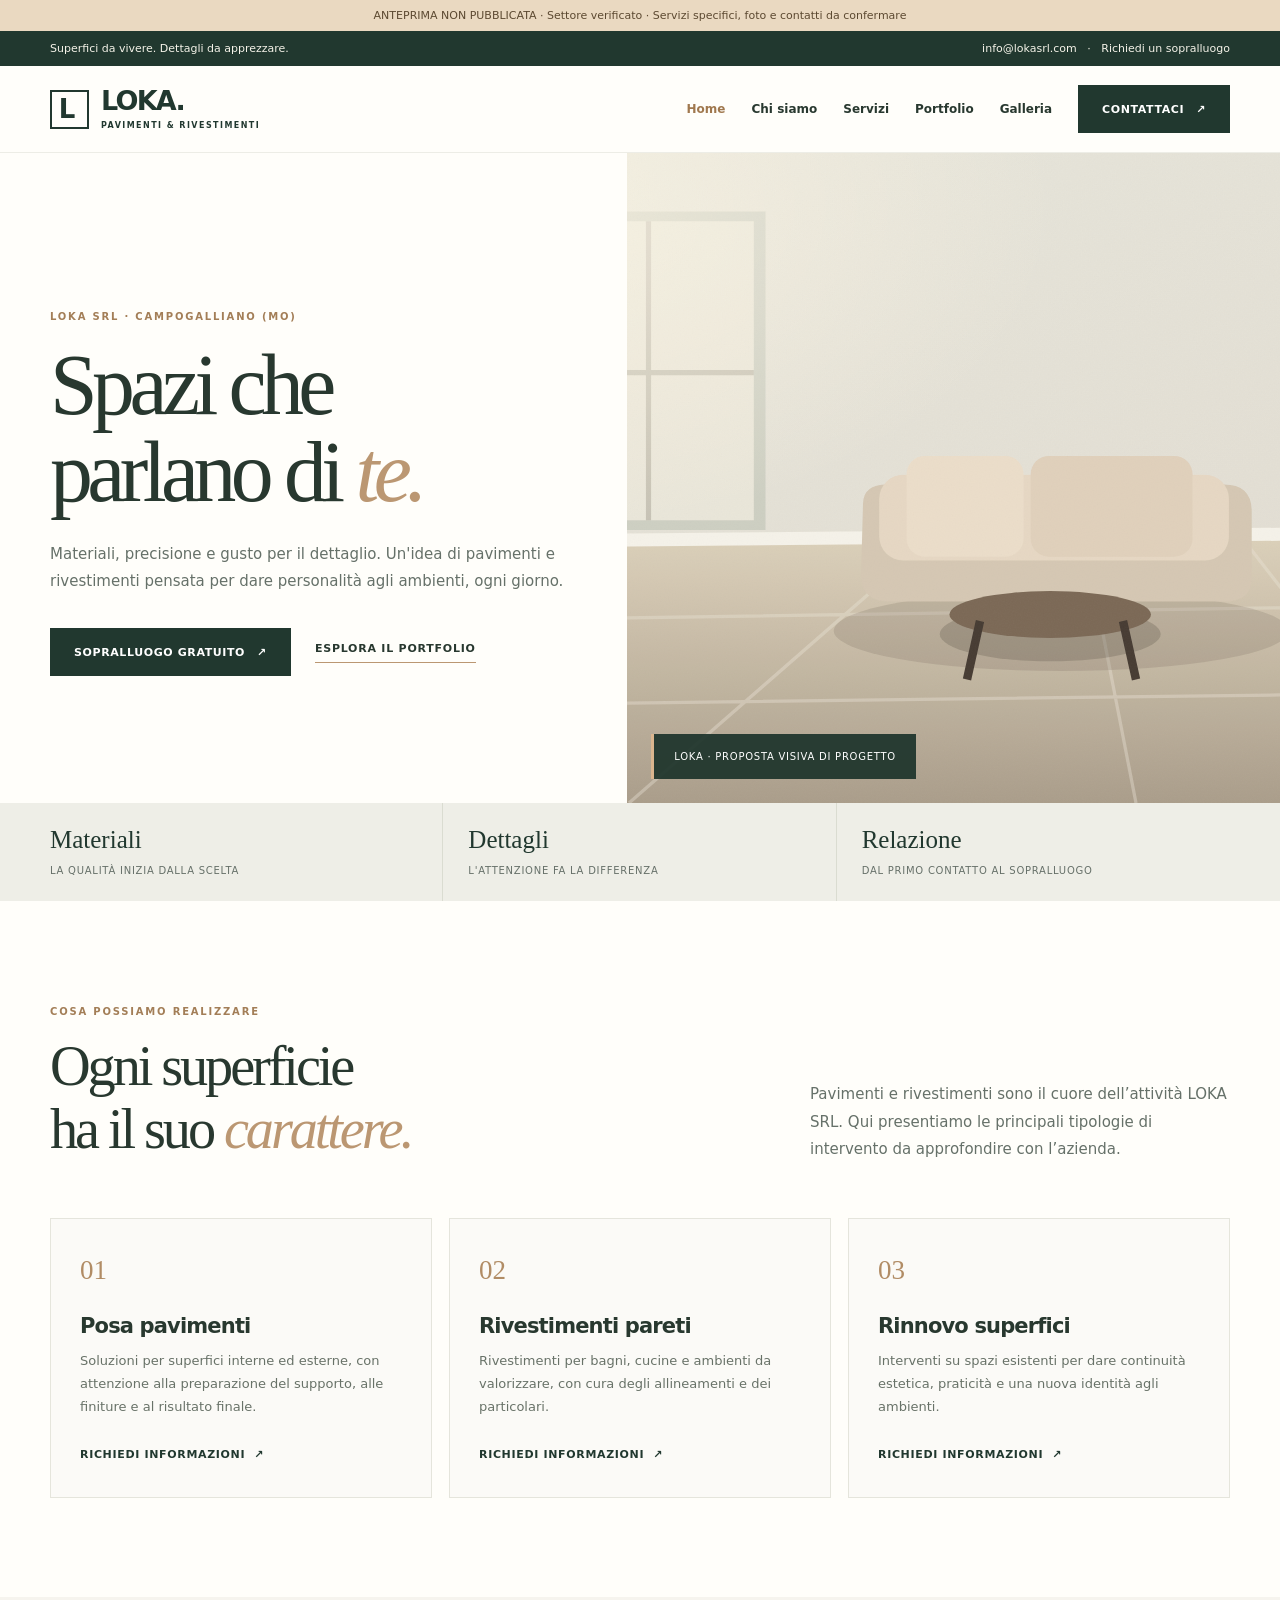
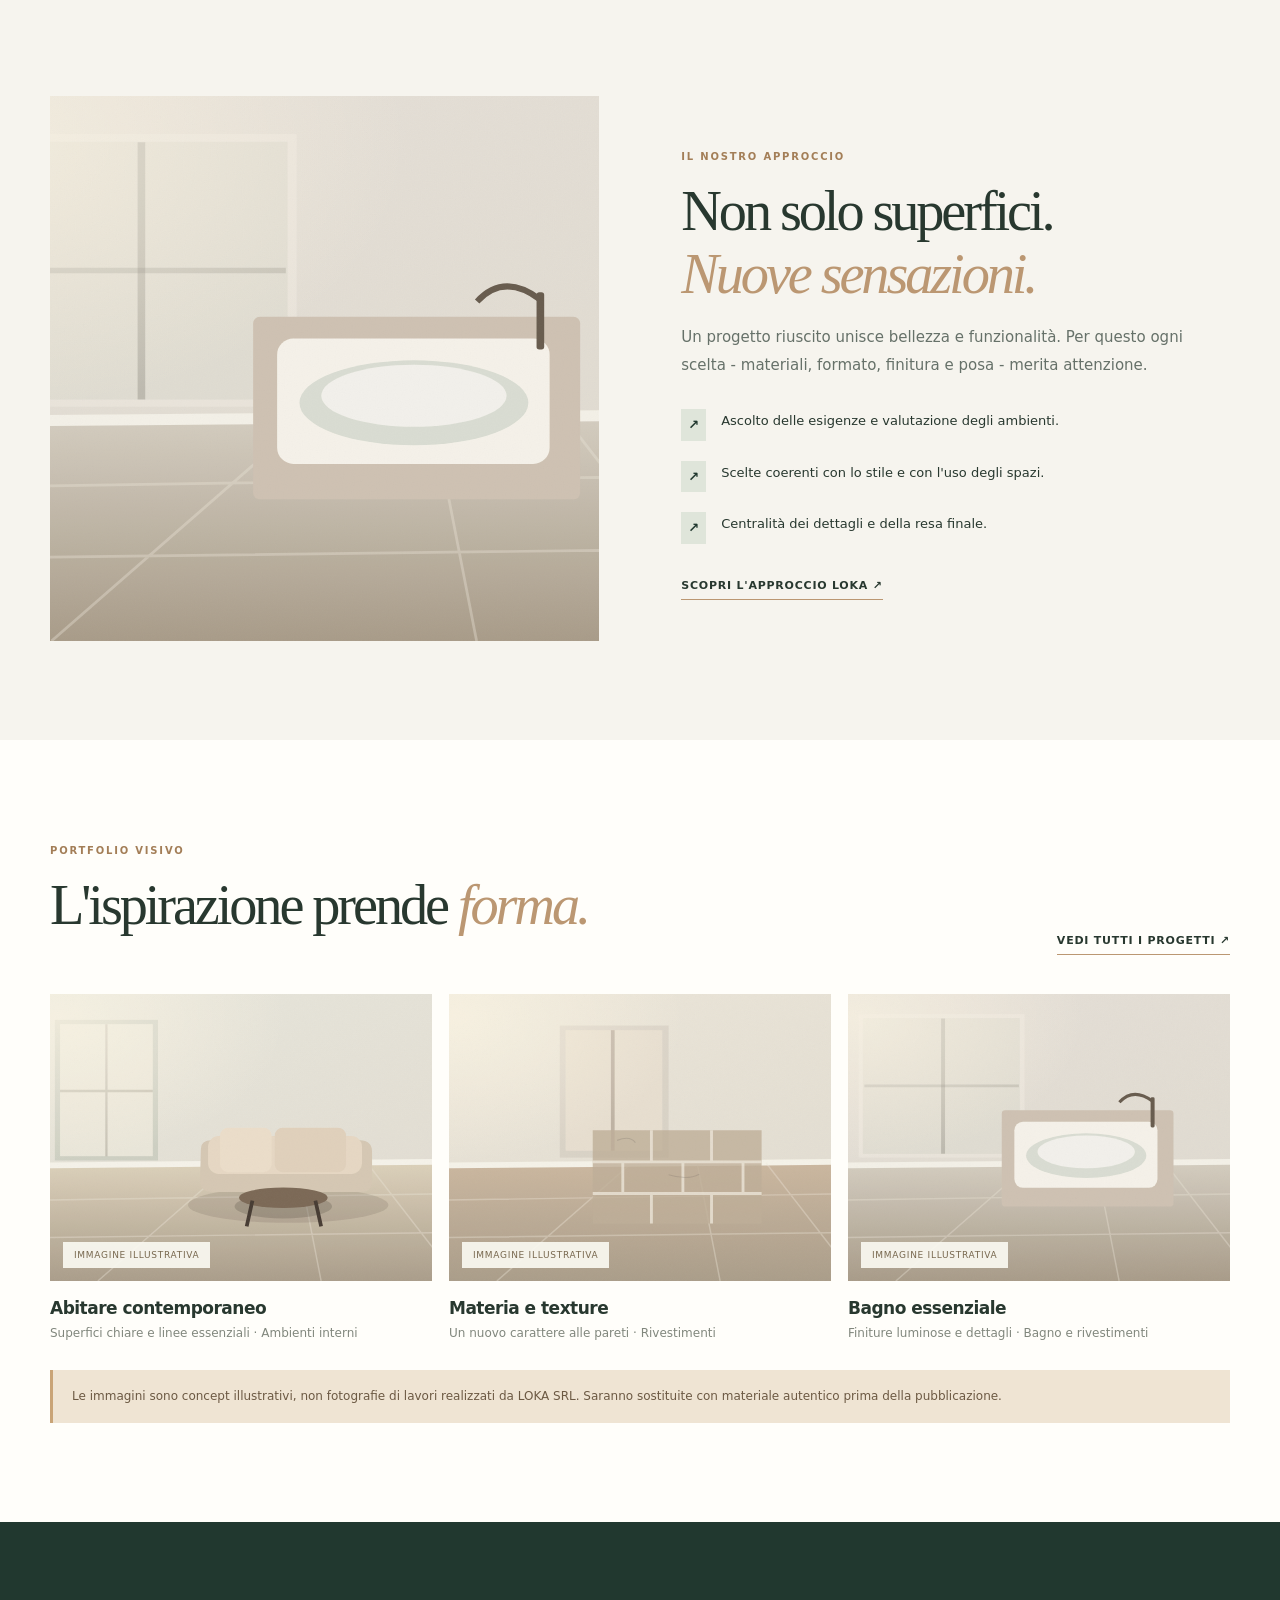
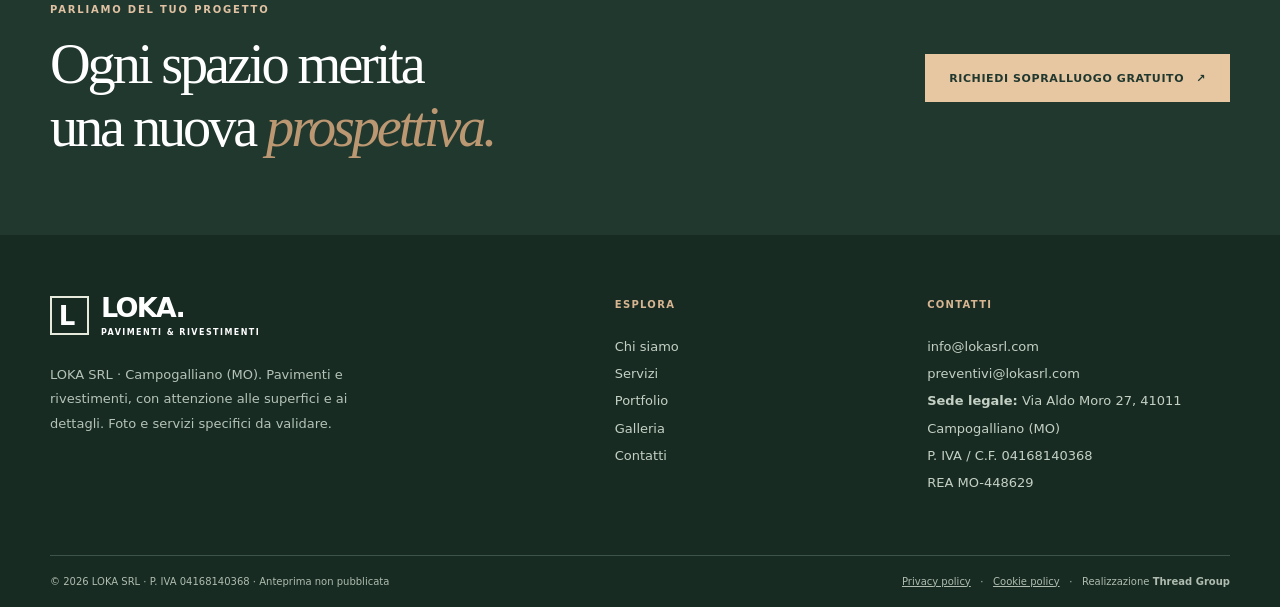
<file: index.html>
<!doctype html><html lang="it"><head><meta charset="utf-8"><meta name="viewport" content="width=device-width, initial-scale=1"><meta name="theme-color" content="#21382f"><meta name="robots" content="noindex,nofollow"><title>Pavimenti e rivestimenti a Campogalliano (MO) | LOKA SRL</title><meta name="description" content="LOKA SRL a Campogalliano (MO): pavimenti e rivestimenti. Richiedi informazioni o un sopralluogo gratuito."><meta property="og:type" content="website"><meta property="og:title" content="Pavimenti e rivestimenti | LOKA SRL"><meta property="og:description" content="LOKA SRL a Campogalliano (MO): pavimenti e rivestimenti. Richiedi informazioni o un sopralluogo gratuito."><meta property="og:image" content="https://lokasrl.com/assets/img/og-cover.svg"><link rel="icon" type="image/svg+xml" href="assets/img/favicon.svg"><link rel="canonical" href="https://lokasrl.com/index.html"><link rel="stylesheet" href="assets/css/style.css"></head><body><a class="skip" href="#main">Vai al contenuto</a><div class="demo">ANTEPRIMA NON PUBBLICATA · Settore verificato · Servizi specifici, foto e contatti da confermare</div>
 <div class="top"><div class="container"><span>Superfici da vivere. Dettagli da apprezzare.</span><span><a href="mailto:info@lokasrl.com">info@lokasrl.com</a> &nbsp; · &nbsp; <a href="contatti.html">Richiedi un sopralluogo</a></span></div></div>
 <header class="header"><div class="container head-inner"><a href="index.html" class="brand" aria-label="LOKA SRL, homepage"><span class="mark" aria-hidden="true">L</span><span><strong>LOKA.</strong><small>PAVIMENTI &amp; RIVESTIMENTI</small></span></a><button class="menu" type="button" aria-label="Apri menu" aria-expanded="false" aria-controls="primary-nav">☰</button><nav class="nav" id="primary-nav" aria-label="Navigazione principale"><a href="index.html" aria-current="page">Home</a><a href="chi-siamo.html">Chi siamo</a><a href="servizi.html">Servizi</a><a href="portfolio.html">Portfolio</a><a href="galleria.html">Galleria</a><a href="contatti.html" class="nav-cta" >Contattaci <span aria-hidden="true">↗</span></a></nav></div></header><main id="main"><section class="hero"><div class="hero-copy"><span class="eyebrow">LOKA SRL · Campogalliano (MO)</span><h1 class="display">Spazi che<br>parlano di <em>te.</em></h1><p class="lead">Materiali, precisione e gusto per il dettaglio. Un'idea di pavimenti e rivestimenti pensata per dare personalità agli ambienti, ogni giorno.</p><div class="actions"><a class="button" href="contatti.html">Sopralluogo gratuito <span>↗</span></a><a class="text-link" href="portfolio.html">Esplora il portfolio</a></div></div><div class="hero-media"><img src="assets/img/scene-01.svg" alt="Concept dimostrativo di un living con finiture chiare" loading="eager" width="1600" height="1000"><span class="image-label">LOKA · Proposta visiva di progetto</span></div></section>
<section class="facts"><div class="container"><div class="fact"><strong>Materiali</strong><span>La qualità inizia dalla scelta</span></div><div class="fact"><strong>Dettagli</strong><span>L'attenzione fa la differenza</span></div><div class="fact"><strong>Relazione</strong><span>Dal primo contatto al sopralluogo</span></div></div></section>
<section class="section white"><div class="container"><div class="section-head"><div><span class="eyebrow">Cosa possiamo realizzare</span><h2 class="h2">Ogni superficie<br>ha il suo <em>carattere.</em></h2></div><p class="lead">Pavimenti e rivestimenti sono il cuore dell’attività LOKA SRL. Qui presentiamo le principali tipologie di intervento da approfondire con l’azienda.</p></div><div class="services"><article class="service"><span class="service-num">01</span><h3>Posa pavimenti</h3><p>Soluzioni per superfici interne ed esterne, con attenzione alla preparazione del supporto, alle finiture e al risultato finale.</p><a href="contatti.html">Richiedi informazioni &nbsp;↗</a></article><article class="service"><span class="service-num">02</span><h3>Rivestimenti pareti</h3><p>Rivestimenti per bagni, cucine e ambienti da valorizzare, con cura degli allineamenti e dei particolari.</p><a href="contatti.html">Richiedi informazioni &nbsp;↗</a></article><article class="service"><span class="service-num">03</span><h3>Rinnovo superfici</h3><p>Interventi su spazi esistenti per dare continuità estetica, praticità e una nuova identità agli ambienti.</p><a href="contatti.html">Richiedi informazioni &nbsp;↗</a></article></div></div></section>
<section class="section"><div class="container split"><div class="split-image"><img src="assets/img/scene-03.svg" alt="Concept dimostrativo di un bagno rivestito" loading="lazy" width="1600" height="1000"></div><div><span class="eyebrow">Il nostro approccio</span><h2 class="h2">Non solo superfici.<br><em>Nuove sensazioni.</em></h2><p class="lead">Un progetto riuscito unisce bellezza e funzionalità. Per questo ogni scelta - materiali, formato, finitura e posa - merita attenzione.</p><ul class="tick"><li>Ascolto delle esigenze e valutazione degli ambienti.</li><li>Scelte coerenti con lo stile e con l'uso degli spazi.</li><li>Centralità dei dettagli e della resa finale.</li></ul><a class="text-link" href="chi-siamo.html">Scopri l'approccio LOKA ↗</a></div></div></section>
<section class="section white"><div class="container"><div class="section-head"><div><span class="eyebrow">Portfolio visivo</span><h2 class="h2">L'ispirazione prende <em>forma.</em></h2></div><a href="portfolio.html" class="text-link">Vedi tutti i progetti ↗</a></div><div class="projects"><article class="project"><a href="galleria.html" aria-label="Apri galleria, Abitare contemporaneo"><div class="project-media"><img src="assets/img/scene-01.svg" alt="Abitare contemporaneo" loading="lazy" width="1600" height="1000"><span class="tag">Immagine illustrativa</span></div><h3>Abitare contemporaneo</h3><p>Superfici chiare e linee essenziali · Ambienti interni</p></a></article><article class="project"><a href="galleria.html" aria-label="Apri galleria, Materia e texture"><div class="project-media"><img src="assets/img/scene-02.svg" alt="Materia e texture" loading="lazy" width="1600" height="1000"><span class="tag">Immagine illustrativa</span></div><h3>Materia e texture</h3><p>Un nuovo carattere alle pareti · Rivestimenti</p></a></article><article class="project"><a href="galleria.html" aria-label="Apri galleria, Bagno essenziale"><div class="project-media"><img src="assets/img/scene-03.svg" alt="Bagno essenziale" loading="lazy" width="1600" height="1000"><span class="tag">Immagine illustrativa</span></div><h3>Bagno essenziale</h3><p>Finiture luminose e dettagli · Bagno e rivestimenti</p></a></article></div><p class="notice">Le immagini sono concept illustrativi, non fotografie di lavori realizzati da LOKA SRL. Saranno sostituite con materiale autentico prima della pubblicazione.</p></div></section><section class="cta"><div class="container"><div><span class="eyebrow light">Parliamo del tuo progetto</span><h2 class="h2">Ogni spazio merita<br>una nuova <em>prospettiva.</em></h2></div><a href="contatti.html" class="button light">Richiedi sopralluogo gratuito <span>↗</span></a></div></section></main><footer class="footer"><div class="container"><div class="footer-grid"><div><a href="index.html" class="brand" aria-label="LOKA SRL, homepage"><span class="mark" aria-hidden="true">L</span><span><strong>LOKA.</strong><small>PAVIMENTI &amp; RIVESTIMENTI</small></span></a><p class="footer-blurb">LOKA SRL · Campogalliano (MO). Pavimenti e rivestimenti, con attenzione alle superfici e ai dettagli. Foto e servizi specifici da validare.</p></div><div class="footer-col"><h4>Esplora</h4><a href="chi-siamo.html">Chi siamo</a><a href="servizi.html">Servizi</a><a href="portfolio.html">Portfolio</a><a href="galleria.html">Galleria</a><a href="contatti.html">Contatti</a></div><div class="footer-col"><h4>Contatti</h4><a href="mailto:info@lokasrl.com">info@lokasrl.com</a><a href="mailto:preventivi@lokasrl.com">preventivi@lokasrl.com</a><p><strong>Sede legale:</strong> Via Aldo Moro 27, 41011 Campogalliano (MO)</p><p>P. IVA / C.F. 04168140368<br>REA MO-448629</p></div></div><div class="footer-bottom"><span>© 2026 LOKA SRL · P. IVA 04168140368 · Anteprima non pubblicata</span><span><a href="privacy-policy.html">Privacy policy</a> &nbsp; · &nbsp; <a href="cookie-policy.html">Cookie policy</a> &nbsp; · &nbsp; Realizzazione <strong>Thread Group</strong></span></div></div></footer><script src="assets/js/main.js" defer></script></body></html>
</file>
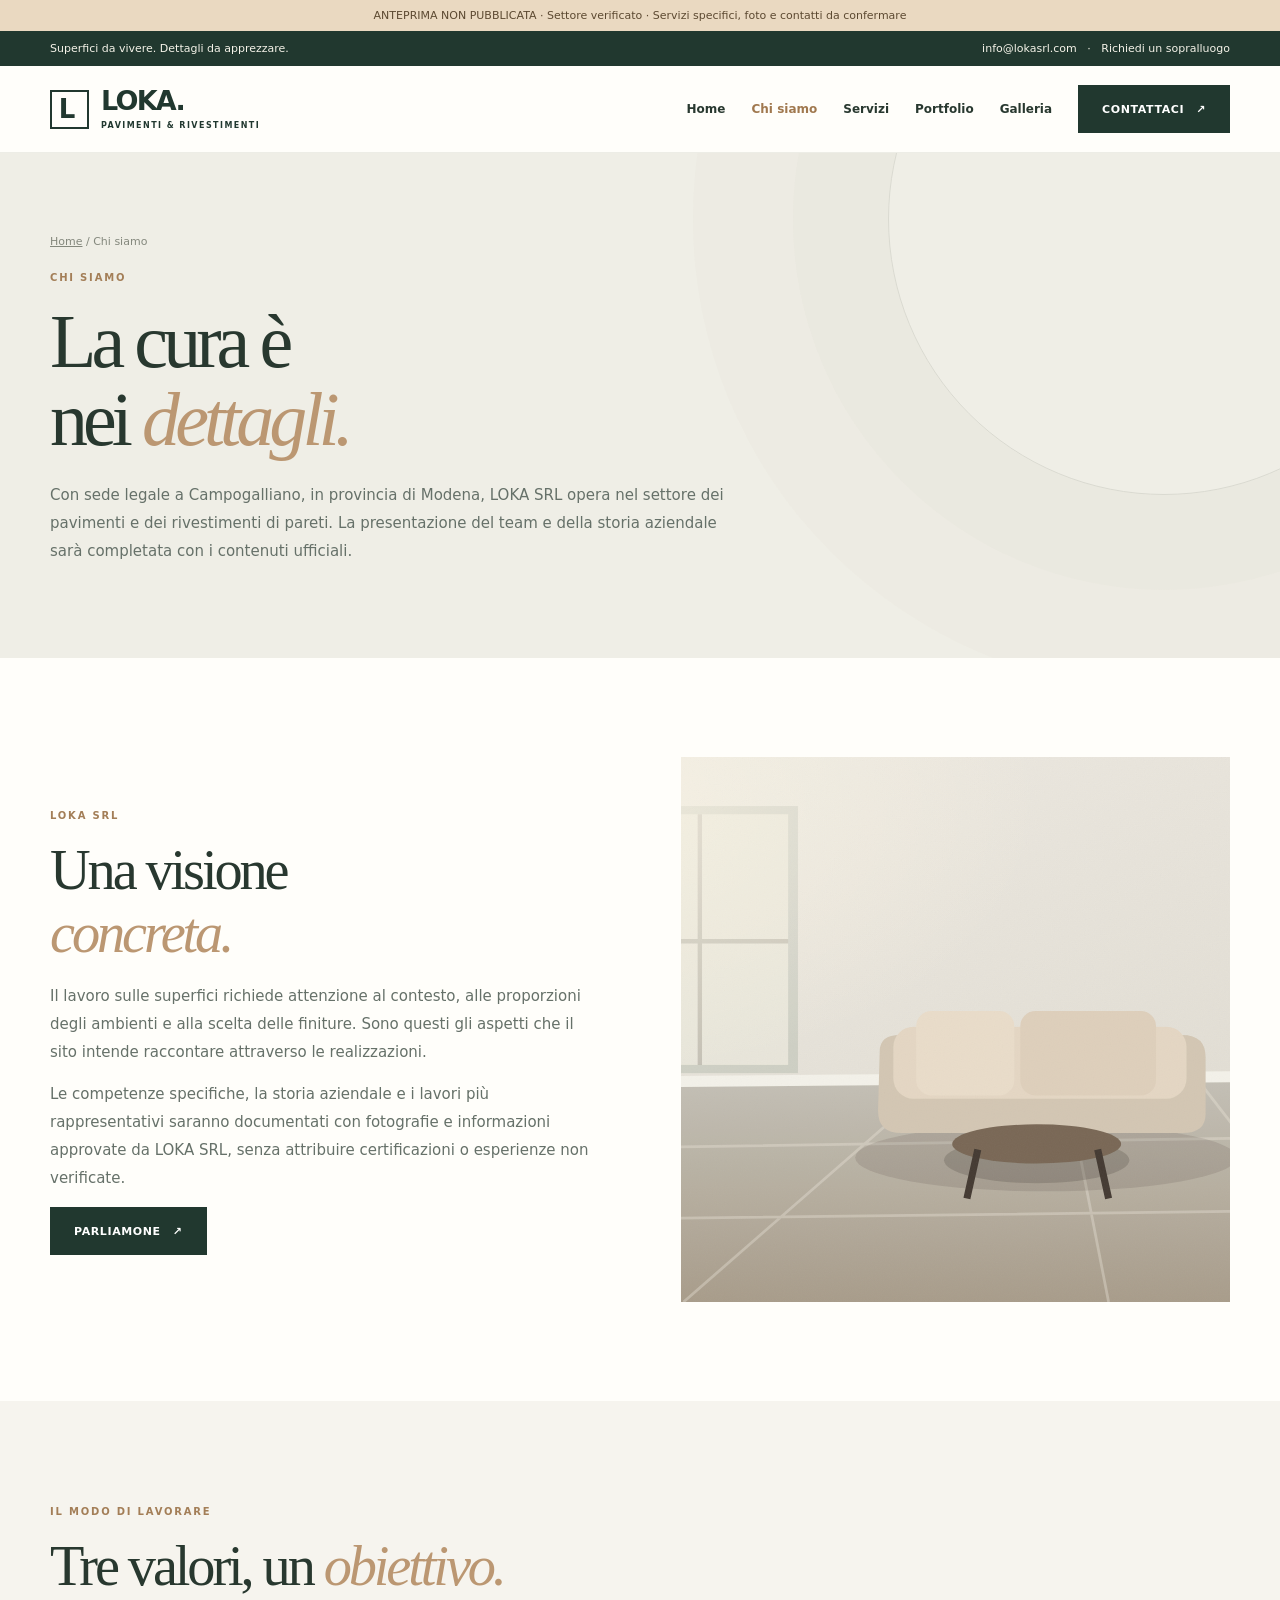
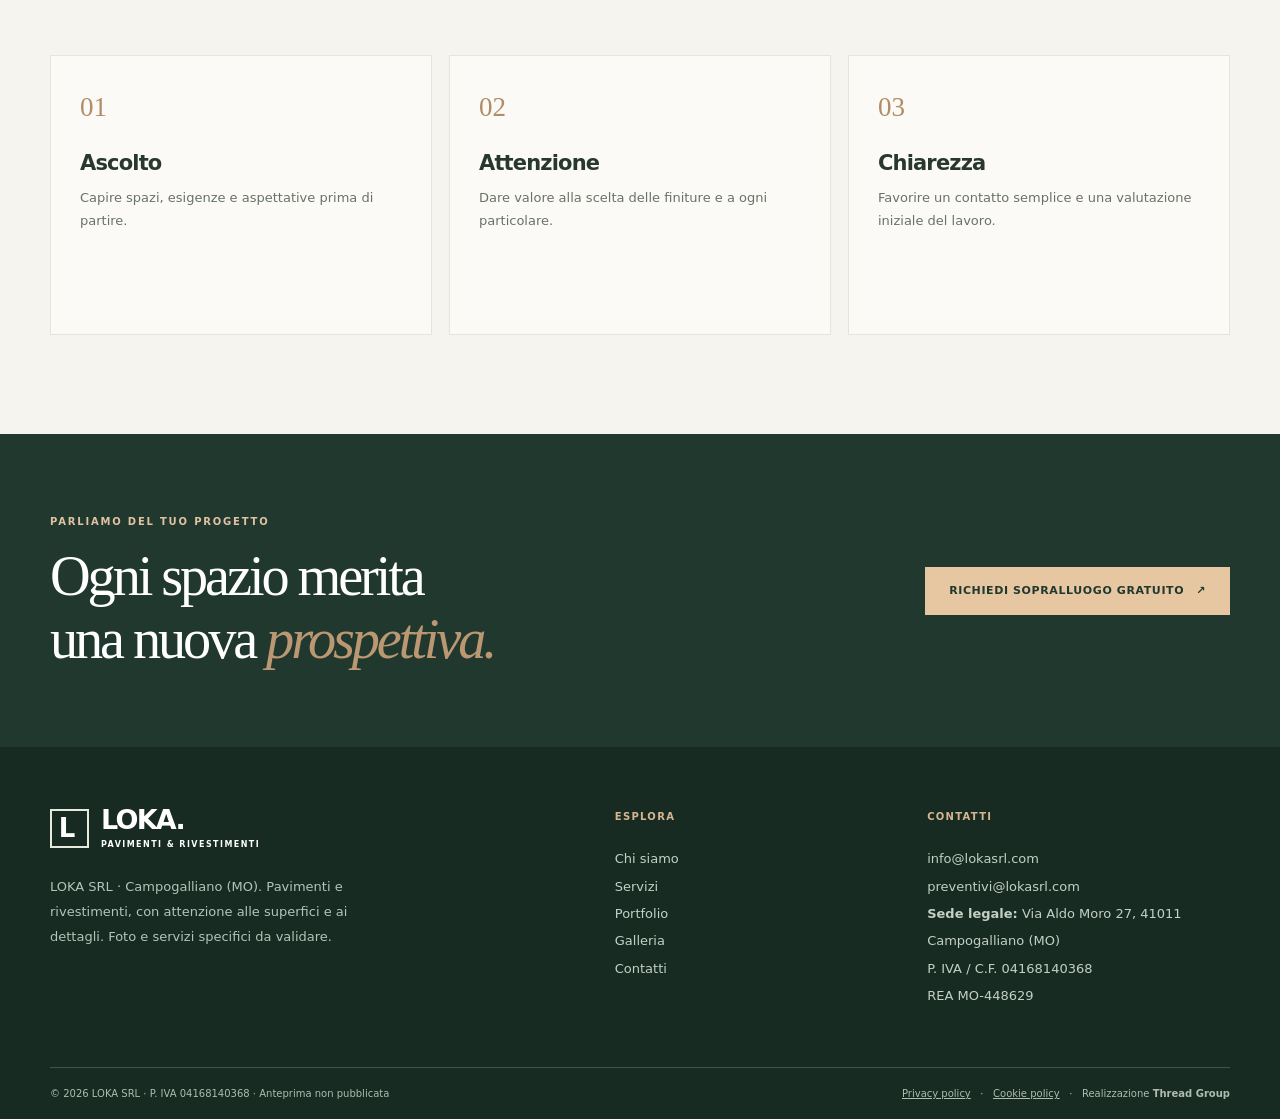
<file: chi-siamo.html>
<!doctype html><html lang="it"><head><meta charset="utf-8"><meta name="viewport" content="width=device-width, initial-scale=1"><meta name="theme-color" content="#21382f"><meta name="robots" content="noindex,nofollow"><title>Chi siamo | LOKA SRL</title><meta name="description" content="Scopri il progetto LOKA SRL e il suo approccio a pavimenti e rivestimenti."><meta property="og:type" content="website"><meta property="og:title" content="Chi siamo | LOKA SRL"><meta property="og:description" content="Scopri il progetto LOKA SRL e il suo approccio a pavimenti e rivestimenti."><meta property="og:image" content="https://lokasrl.com/assets/img/og-cover.svg"><link rel="icon" type="image/svg+xml" href="assets/img/favicon.svg"><link rel="canonical" href="https://lokasrl.com/chi-siamo.html"><link rel="stylesheet" href="assets/css/style.css"></head><body><a class="skip" href="#main">Vai al contenuto</a><div class="demo">ANTEPRIMA NON PUBBLICATA · Settore verificato · Servizi specifici, foto e contatti da confermare</div>
 <div class="top"><div class="container"><span>Superfici da vivere. Dettagli da apprezzare.</span><span><a href="mailto:info@lokasrl.com">info@lokasrl.com</a> &nbsp; · &nbsp; <a href="contatti.html">Richiedi un sopralluogo</a></span></div></div>
 <header class="header"><div class="container head-inner"><a href="index.html" class="brand" aria-label="LOKA SRL, homepage"><span class="mark" aria-hidden="true">L</span><span><strong>LOKA.</strong><small>PAVIMENTI &amp; RIVESTIMENTI</small></span></a><button class="menu" type="button" aria-label="Apri menu" aria-expanded="false" aria-controls="primary-nav">☰</button><nav class="nav" id="primary-nav" aria-label="Navigazione principale"><a href="index.html">Home</a><a href="chi-siamo.html" aria-current="page">Chi siamo</a><a href="servizi.html">Servizi</a><a href="portfolio.html">Portfolio</a><a href="galleria.html">Galleria</a><a href="contatti.html" class="nav-cta" >Contattaci <span aria-hidden="true">↗</span></a></nav></div></header><main id="main"><section class="page-hero"><div class="container"><div class="crumb"><a href="index.html">Home</a> / Chi siamo</div><span class="eyebrow">Chi siamo</span><h1 class="display">La cura è<br>nei <em>dettagli.</em></h1><p class="lead">Con sede legale a Campogalliano, in provincia di Modena, LOKA SRL opera nel settore dei pavimenti e dei rivestimenti di pareti. La presentazione del team e della storia aziendale sarà completata con i contenuti ufficiali.</p></div></section><section class="section white"><div class="container split"><div><span class="eyebrow">LOKA SRL</span><h2 class="h2">Una visione<br><em>concreta.</em></h2><p class="lead">Il lavoro sulle superfici richiede attenzione al contesto, alle proporzioni degli ambienti e alla scelta delle finiture. Sono questi gli aspetti che il sito intende raccontare attraverso le realizzazioni.</p><p class="lead">Le competenze specifiche, la storia aziendale e i lavori più rappresentativi saranno documentati con fotografie e informazioni approvate da LOKA SRL, senza attribuire certificazioni o esperienze non verificate.</p><a class="button" href="contatti.html">Parliamone <span>↗</span></a></div><div class="split-image"><img src="assets/img/scene-04.svg" alt="Ambiente dimostrativo dalle finiture contemporanee" loading="lazy" width="1600" height="1000"></div></div></section><section class="section"><div class="container"><div class="section-head"><div><span class="eyebrow">Il modo di lavorare</span><h2 class="h2">Tre valori, un <em>obiettivo.</em></h2></div></div><div class="services"><div class="service"><span class="service-num">01</span><h3>Ascolto</h3><p>Capire spazi, esigenze e aspettative prima di partire.</p></div><div class="service"><span class="service-num">02</span><h3>Attenzione</h3><p>Dare valore alla scelta delle finiture e a ogni particolare.</p></div><div class="service"><span class="service-num">03</span><h3>Chiarezza</h3><p>Favorire un contatto semplice e una valutazione iniziale del lavoro.</p></div></div></div></section><section class="cta"><div class="container"><div><span class="eyebrow light">Parliamo del tuo progetto</span><h2 class="h2">Ogni spazio merita<br>una nuova <em>prospettiva.</em></h2></div><a href="contatti.html" class="button light">Richiedi sopralluogo gratuito <span>↗</span></a></div></section></main><footer class="footer"><div class="container"><div class="footer-grid"><div><a href="index.html" class="brand" aria-label="LOKA SRL, homepage"><span class="mark" aria-hidden="true">L</span><span><strong>LOKA.</strong><small>PAVIMENTI &amp; RIVESTIMENTI</small></span></a><p class="footer-blurb">LOKA SRL · Campogalliano (MO). Pavimenti e rivestimenti, con attenzione alle superfici e ai dettagli. Foto e servizi specifici da validare.</p></div><div class="footer-col"><h4>Esplora</h4><a href="chi-siamo.html">Chi siamo</a><a href="servizi.html">Servizi</a><a href="portfolio.html">Portfolio</a><a href="galleria.html">Galleria</a><a href="contatti.html">Contatti</a></div><div class="footer-col"><h4>Contatti</h4><a href="mailto:info@lokasrl.com">info@lokasrl.com</a><a href="mailto:preventivi@lokasrl.com">preventivi@lokasrl.com</a><p><strong>Sede legale:</strong> Via Aldo Moro 27, 41011 Campogalliano (MO)</p><p>P. IVA / C.F. 04168140368<br>REA MO-448629</p></div></div><div class="footer-bottom"><span>© 2026 LOKA SRL · P. IVA 04168140368 · Anteprima non pubblicata</span><span><a href="privacy-policy.html">Privacy policy</a> &nbsp; · &nbsp; <a href="cookie-policy.html">Cookie policy</a> &nbsp; · &nbsp; Realizzazione <strong>Thread Group</strong></span></div></div></footer><script src="assets/js/main.js" defer></script></body></html>
</file>
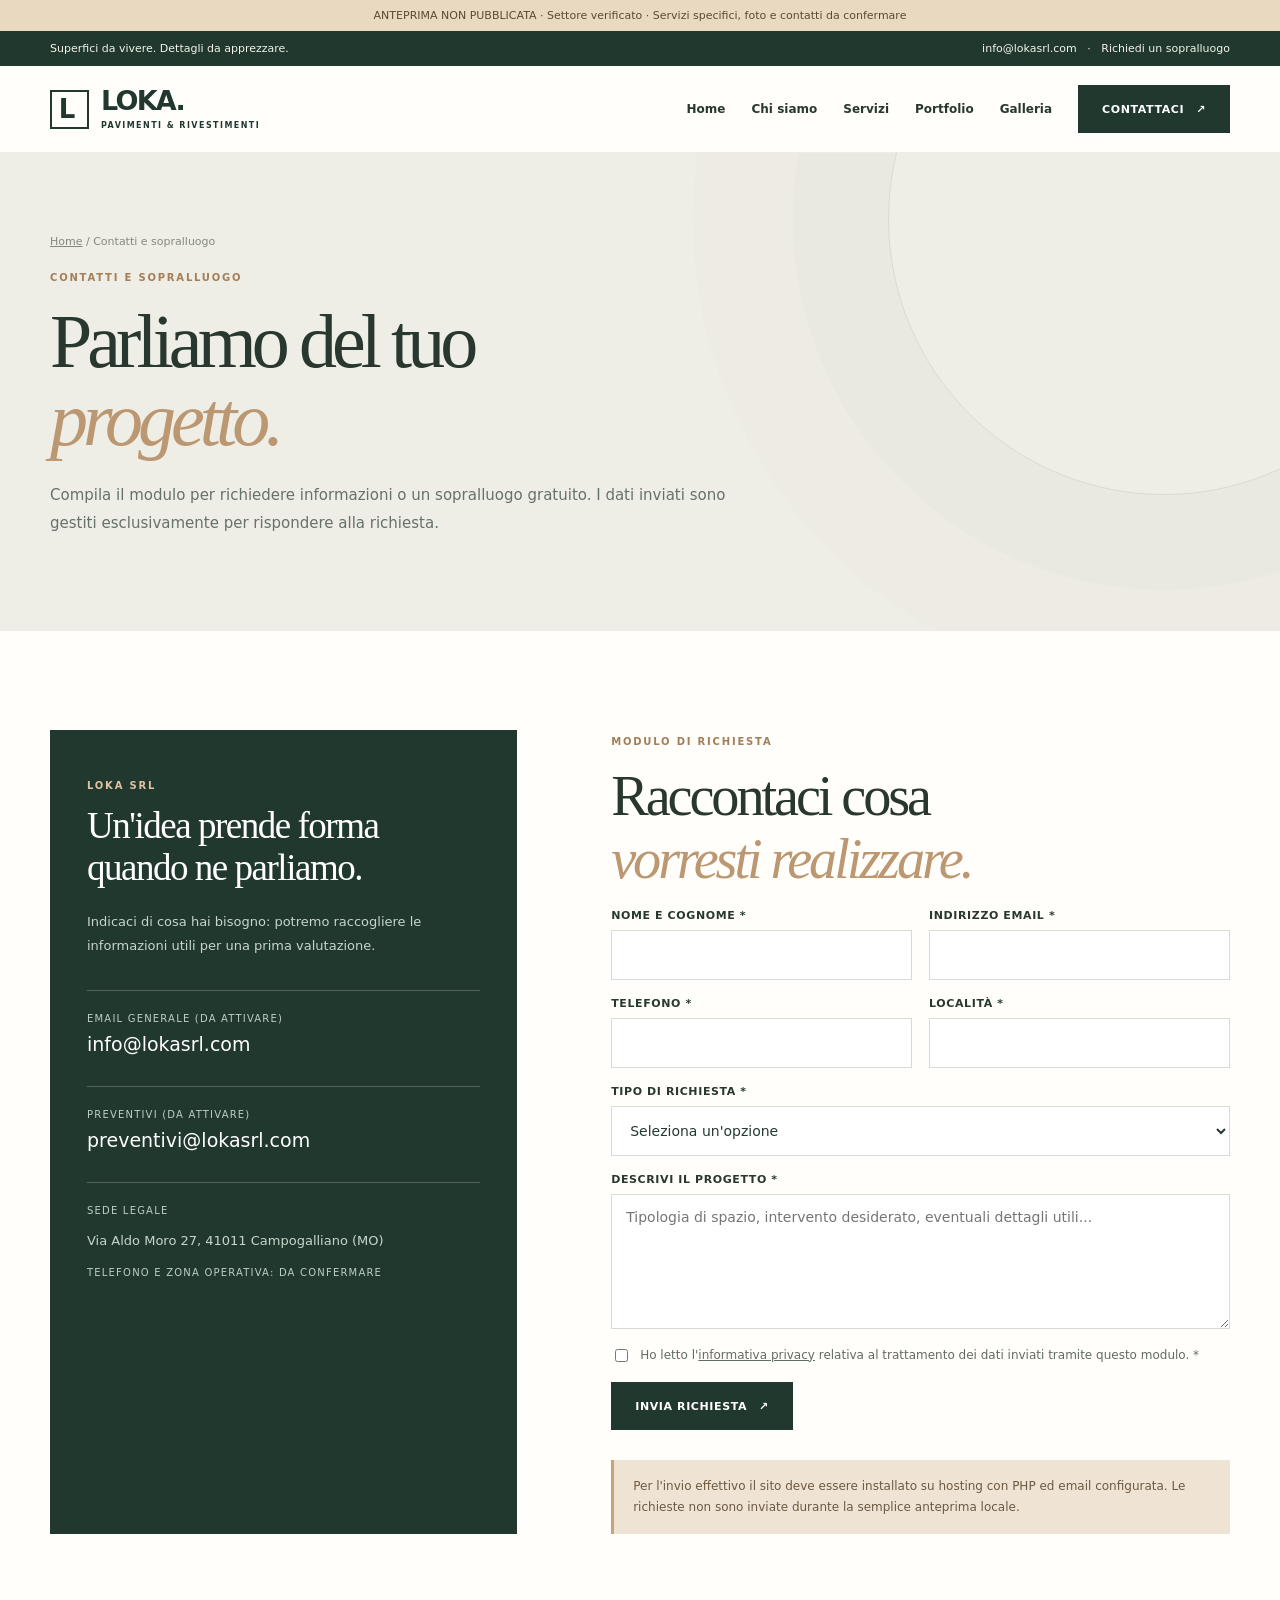
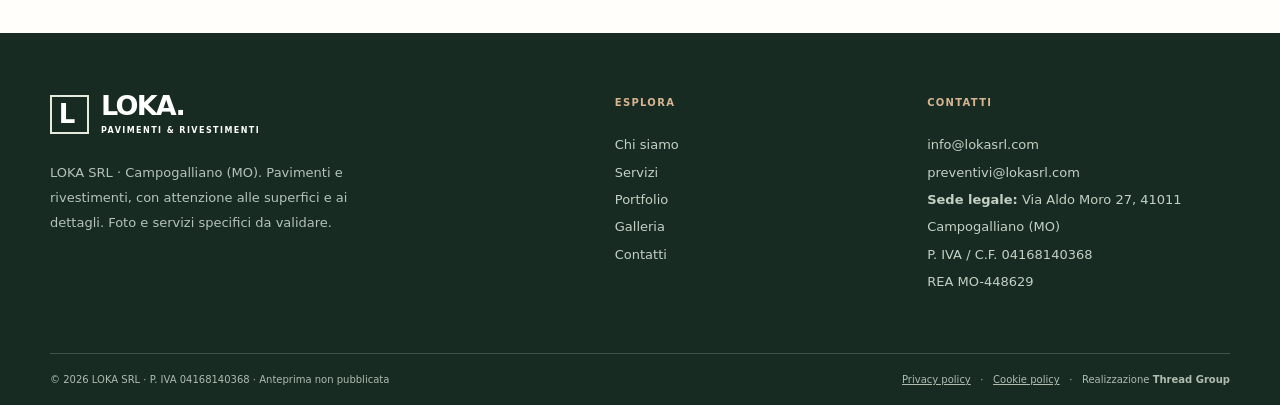
<file: contatti.html>
<!doctype html><html lang="it"><head><meta charset="utf-8"><meta name="viewport" content="width=device-width, initial-scale=1"><meta name="theme-color" content="#21382f"><meta name="robots" content="noindex,nofollow"><title>Contatti e sopralluogo gratuito | LOKA SRL</title><meta name="description" content="Richiedi informazioni o un sopralluogo gratuito a LOKA SRL."><meta property="og:type" content="website"><meta property="og:title" content="Contatti e sopralluogo gratuito | LOKA SRL"><meta property="og:description" content="Richiedi informazioni o un sopralluogo gratuito a LOKA SRL."><meta property="og:image" content="https://lokasrl.com/assets/img/og-cover.svg"><link rel="icon" type="image/svg+xml" href="assets/img/favicon.svg"><link rel="canonical" href="https://lokasrl.com/contatti.html"><link rel="stylesheet" href="assets/css/style.css"></head><body><a class="skip" href="#main">Vai al contenuto</a><div class="demo">ANTEPRIMA NON PUBBLICATA · Settore verificato · Servizi specifici, foto e contatti da confermare</div>
 <div class="top"><div class="container"><span>Superfici da vivere. Dettagli da apprezzare.</span><span><a href="mailto:info@lokasrl.com">info@lokasrl.com</a> &nbsp; · &nbsp; <a href="contatti.html">Richiedi un sopralluogo</a></span></div></div>
 <header class="header"><div class="container head-inner"><a href="index.html" class="brand" aria-label="LOKA SRL, homepage"><span class="mark" aria-hidden="true">L</span><span><strong>LOKA.</strong><small>PAVIMENTI &amp; RIVESTIMENTI</small></span></a><button class="menu" type="button" aria-label="Apri menu" aria-expanded="false" aria-controls="primary-nav">☰</button><nav class="nav" id="primary-nav" aria-label="Navigazione principale"><a href="index.html">Home</a><a href="chi-siamo.html">Chi siamo</a><a href="servizi.html">Servizi</a><a href="portfolio.html">Portfolio</a><a href="galleria.html">Galleria</a><a href="contatti.html" class="nav-cta" aria-current="page">Contattaci <span aria-hidden="true">↗</span></a></nav></div></header><main id="main"><section class="page-hero"><div class="container"><div class="crumb"><a href="index.html">Home</a> / Contatti e sopralluogo</div><span class="eyebrow">Contatti e sopralluogo</span><h1 class="display">Parliamo del tuo<br><em>progetto.</em></h1><p class="lead">Compila il modulo per richiedere informazioni o un sopralluogo gratuito. I dati inviati sono gestiti esclusivamente per rispondere alla richiesta.</p></div></section><section class="section white"><div class="container contact-layout"><aside class="contact-side"><span class="eyebrow light">LOKA SRL</span><h2>Un'idea prende forma quando ne parliamo.</h2><p>Indicaci di cosa hai bisogno: potremo raccogliere le informazioni utili per una prima valutazione.</p><div class="contact-meta"><small>Email generale (da attivare)</small><a href="mailto:info@lokasrl.com">info@lokasrl.com</a></div><div class="contact-meta"><small>Preventivi (da attivare)</small><a href="mailto:preventivi@lokasrl.com">preventivi@lokasrl.com</a></div><div class="contact-meta"><small>Sede legale</small><p>Via Aldo Moro 27, 41011 Campogalliano (MO)</p><small>Telefono e zona operativa: da confermare</small></div></aside><div><span class="eyebrow">Modulo di richiesta</span><h2 class="h2">Raccontaci cosa<br><em>vorresti realizzare.</em></h2><div class="form-status" role="status" aria-live="polite"></div><form class="form" method="post" action="invia-richiesta.php" accept-charset="UTF-8"><div class="field"><label for="nome">Nome e cognome *</label><input id="nome" name="nome" required maxlength="100" autocomplete="name"></div><div class="field"><label for="email">Indirizzo email *</label><input type="email" id="email" name="email" required maxlength="200" autocomplete="email"></div><div class="field"><label for="telefono">Telefono *</label><input type="tel" id="telefono" name="telefono" required maxlength="35" autocomplete="tel"></div><div class="field"><label for="localita">Località *</label><input id="localita" name="localita" required maxlength="100" autocomplete="address-level2"></div><div class="field full"><label for="intervento">Tipo di richiesta *</label><select id="intervento" name="intervento" required><option value="">Seleziona un'opzione</option><option value="Sopralluogo gratuito">Sopralluogo gratuito</option><option value="Posa pavimenti">Posa pavimenti</option><option value="Rivestimenti">Rivestimenti</option><option value="Informazioni generali">Informazioni generali</option></select></div><div class="field full"><label for="messaggio">Descrivi il progetto *</label><textarea id="messaggio" name="messaggio" maxlength="2500" required placeholder="Tipologia di spazio, intervento desiderato, eventuali dettagli utili..."></textarea></div><div class="honeypot" aria-hidden="true"><label for="azienda_web">Lascia vuoto</label><input name="azienda_web" id="azienda_web" autocomplete="off" tabindex="-1"></div><div class="full"><label class="privacy-check"><input type="checkbox" name="privacy_presa_visione" value="1" required><span>Ho letto l'<a href="privacy-policy.html" target="_blank" rel="noopener">informativa privacy</a> relativa al trattamento dei dati inviati tramite questo modulo. *</span></label></div><div class="full"><button class="button" type="submit">Invia richiesta <span>↗</span></button></div></form><p class="notice">Per l'invio effettivo il sito deve essere installato su hosting con PHP ed email configurata. Le richieste non sono inviate durante la semplice anteprima locale.</p></div></div></section></main><footer class="footer"><div class="container"><div class="footer-grid"><div><a href="index.html" class="brand" aria-label="LOKA SRL, homepage"><span class="mark" aria-hidden="true">L</span><span><strong>LOKA.</strong><small>PAVIMENTI &amp; RIVESTIMENTI</small></span></a><p class="footer-blurb">LOKA SRL · Campogalliano (MO). Pavimenti e rivestimenti, con attenzione alle superfici e ai dettagli. Foto e servizi specifici da validare.</p></div><div class="footer-col"><h4>Esplora</h4><a href="chi-siamo.html">Chi siamo</a><a href="servizi.html">Servizi</a><a href="portfolio.html">Portfolio</a><a href="galleria.html">Galleria</a><a href="contatti.html">Contatti</a></div><div class="footer-col"><h4>Contatti</h4><a href="mailto:info@lokasrl.com">info@lokasrl.com</a><a href="mailto:preventivi@lokasrl.com">preventivi@lokasrl.com</a><p><strong>Sede legale:</strong> Via Aldo Moro 27, 41011 Campogalliano (MO)</p><p>P. IVA / C.F. 04168140368<br>REA MO-448629</p></div></div><div class="footer-bottom"><span>© 2026 LOKA SRL · P. IVA 04168140368 · Anteprima non pubblicata</span><span><a href="privacy-policy.html">Privacy policy</a> &nbsp; · &nbsp; <a href="cookie-policy.html">Cookie policy</a> &nbsp; · &nbsp; Realizzazione <strong>Thread Group</strong></span></div></div></footer><script src="assets/js/main.js" defer></script></body></html>
</file>
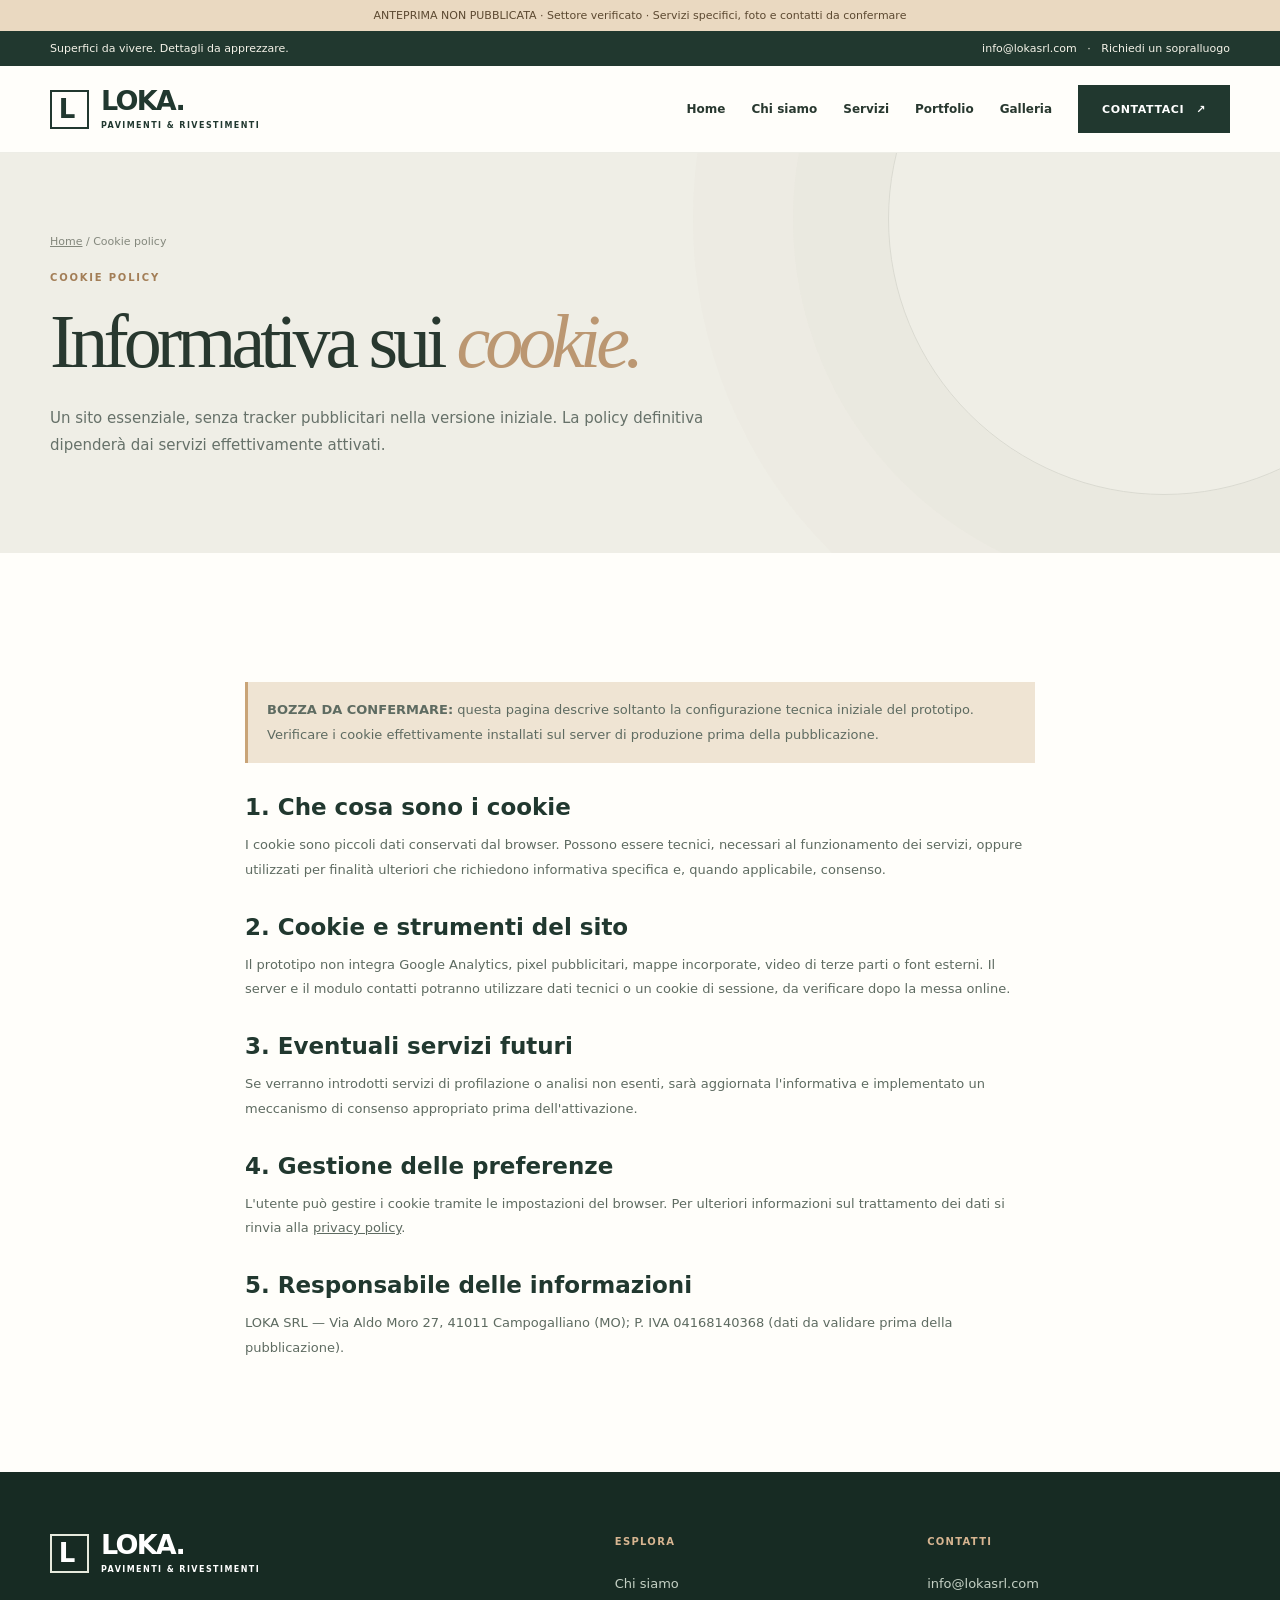
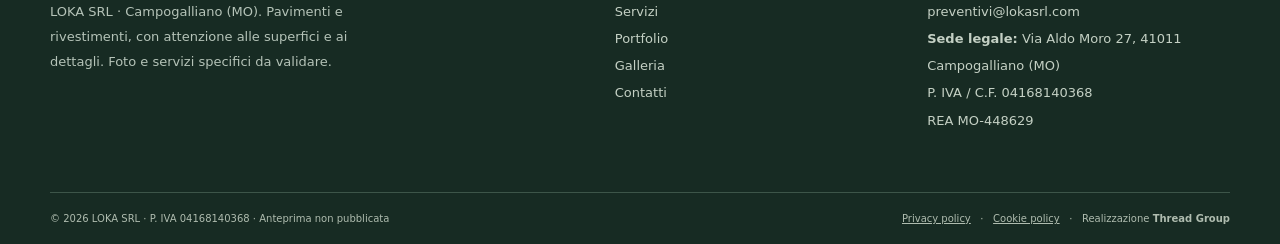
<file: cookie-policy.html>
<!doctype html><html lang="it"><head><meta charset="utf-8"><meta name="viewport" content="width=device-width, initial-scale=1"><meta name="theme-color" content="#21382f"><meta name="robots" content="noindex,nofollow"><title>Cookie policy | LOKA SRL</title><meta name="description" content="Informativa cookie preliminare del sito LOKA SRL."><meta property="og:type" content="website"><meta property="og:title" content="Cookie policy | LOKA SRL"><meta property="og:description" content="Informativa cookie preliminare del sito LOKA SRL."><meta property="og:image" content="https://lokasrl.com/assets/img/og-cover.svg"><link rel="icon" type="image/svg+xml" href="assets/img/favicon.svg"><link rel="canonical" href="https://lokasrl.com/cookie-policy.html"><link rel="stylesheet" href="assets/css/style.css"></head><body><a class="skip" href="#main">Vai al contenuto</a><div class="demo">ANTEPRIMA NON PUBBLICATA · Settore verificato · Servizi specifici, foto e contatti da confermare</div>
 <div class="top"><div class="container"><span>Superfici da vivere. Dettagli da apprezzare.</span><span><a href="mailto:info@lokasrl.com">info@lokasrl.com</a> &nbsp; · &nbsp; <a href="contatti.html">Richiedi un sopralluogo</a></span></div></div>
 <header class="header"><div class="container head-inner"><a href="index.html" class="brand" aria-label="LOKA SRL, homepage"><span class="mark" aria-hidden="true">L</span><span><strong>LOKA.</strong><small>PAVIMENTI &amp; RIVESTIMENTI</small></span></a><button class="menu" type="button" aria-label="Apri menu" aria-expanded="false" aria-controls="primary-nav">☰</button><nav class="nav" id="primary-nav" aria-label="Navigazione principale"><a href="index.html">Home</a><a href="chi-siamo.html">Chi siamo</a><a href="servizi.html">Servizi</a><a href="portfolio.html">Portfolio</a><a href="galleria.html">Galleria</a><a href="contatti.html" class="nav-cta" >Contattaci <span aria-hidden="true">↗</span></a></nav></div></header><main id="main"><section class="page-hero"><div class="container"><div class="crumb"><a href="index.html">Home</a> / Cookie policy</div><span class="eyebrow">Cookie policy</span><h1 class="display">Informativa sui <em>cookie.</em></h1><p class="lead">Un sito essenziale, senza tracker pubblicitari nella versione iniziale. La policy definitiva dipenderà dai servizi effettivamente attivati.</p></div></section><section class="section white"><div class="container legal"><p class="notice"><strong>BOZZA DA CONFERMARE:</strong> questa pagina descrive soltanto la configurazione tecnica iniziale del prototipo. Verificare i cookie effettivamente installati sul server di produzione prima della pubblicazione.</p><h2>1. Che cosa sono i cookie</h2><p>I cookie sono piccoli dati conservati dal browser. Possono essere tecnici, necessari al funzionamento dei servizi, oppure utilizzati per finalità ulteriori che richiedono informativa specifica e, quando applicabile, consenso.</p><h2>2. Cookie e strumenti del sito</h2><p>Il prototipo non integra Google Analytics, pixel pubblicitari, mappe incorporate, video di terze parti o font esterni. Il server e il modulo contatti potranno utilizzare dati tecnici o un cookie di sessione, da verificare dopo la messa online.</p><h2>3. Eventuali servizi futuri</h2><p>Se verranno introdotti servizi di profilazione o analisi non esenti, sarà aggiornata l'informativa e implementato un meccanismo di consenso appropriato prima dell'attivazione.</p><h2>4. Gestione delle preferenze</h2><p>L'utente può gestire i cookie tramite le impostazioni del browser. Per ulteriori informazioni sul trattamento dei dati si rinvia alla <a href="privacy-policy.html">privacy policy</a>.</p><h2>5. Responsabile delle informazioni</h2><p>LOKA SRL — Via Aldo Moro 27, 41011 Campogalliano (MO); P. IVA 04168140368 (dati da validare prima della pubblicazione).</p></div></section></main><footer class="footer"><div class="container"><div class="footer-grid"><div><a href="index.html" class="brand" aria-label="LOKA SRL, homepage"><span class="mark" aria-hidden="true">L</span><span><strong>LOKA.</strong><small>PAVIMENTI &amp; RIVESTIMENTI</small></span></a><p class="footer-blurb">LOKA SRL · Campogalliano (MO). Pavimenti e rivestimenti, con attenzione alle superfici e ai dettagli. Foto e servizi specifici da validare.</p></div><div class="footer-col"><h4>Esplora</h4><a href="chi-siamo.html">Chi siamo</a><a href="servizi.html">Servizi</a><a href="portfolio.html">Portfolio</a><a href="galleria.html">Galleria</a><a href="contatti.html">Contatti</a></div><div class="footer-col"><h4>Contatti</h4><a href="mailto:info@lokasrl.com">info@lokasrl.com</a><a href="mailto:preventivi@lokasrl.com">preventivi@lokasrl.com</a><p><strong>Sede legale:</strong> Via Aldo Moro 27, 41011 Campogalliano (MO)</p><p>P. IVA / C.F. 04168140368<br>REA MO-448629</p></div></div><div class="footer-bottom"><span>© 2026 LOKA SRL · P. IVA 04168140368 · Anteprima non pubblicata</span><span><a href="privacy-policy.html">Privacy policy</a> &nbsp; · &nbsp; <a href="cookie-policy.html">Cookie policy</a> &nbsp; · &nbsp; Realizzazione <strong>Thread Group</strong></span></div></div></footer><script src="assets/js/main.js" defer></script></body></html>
</file>
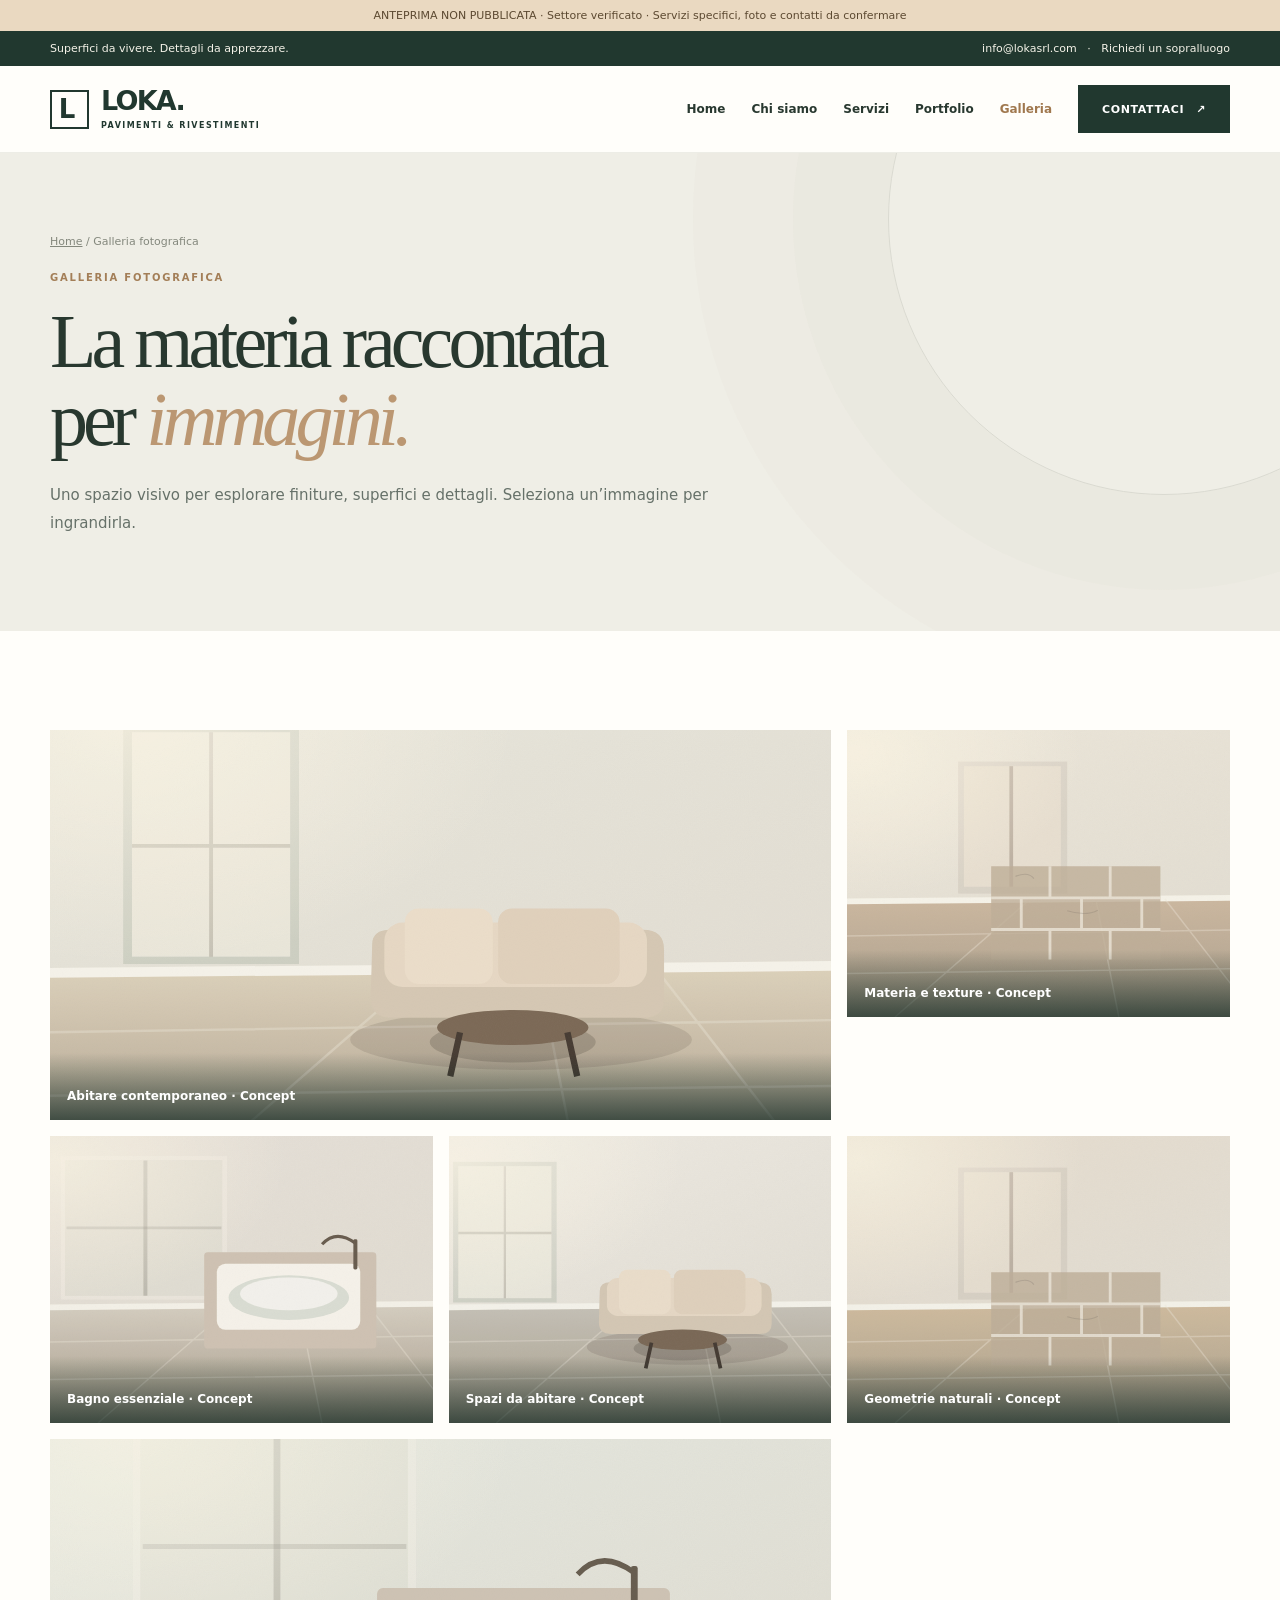
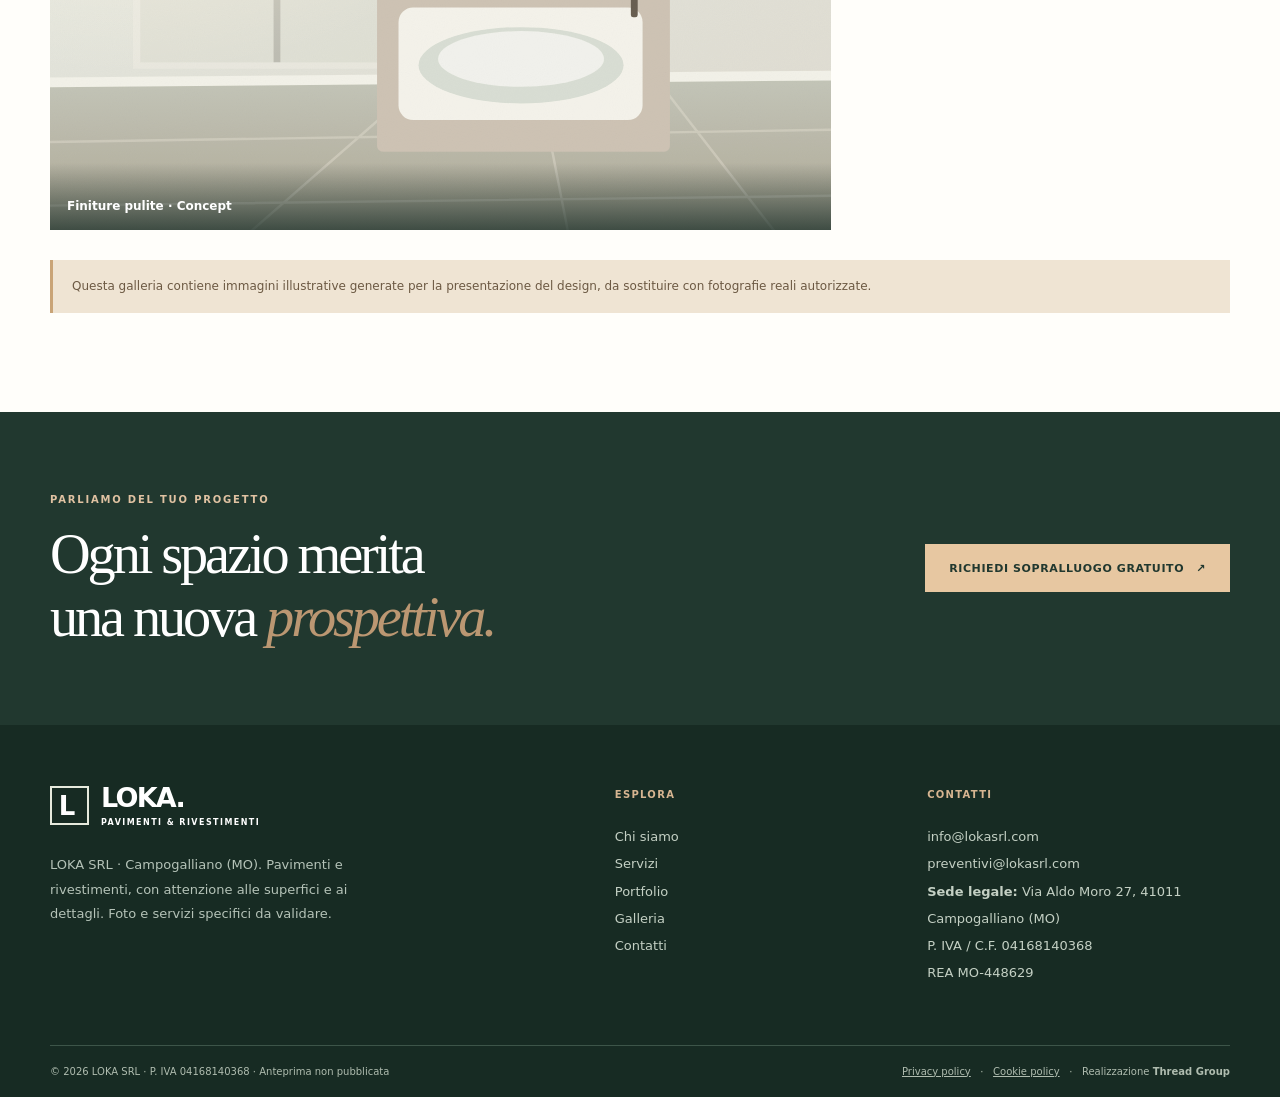
<file: galleria.html>
<!doctype html><html lang="it"><head><meta charset="utf-8"><meta name="viewport" content="width=device-width, initial-scale=1"><meta name="theme-color" content="#21382f"><meta name="robots" content="noindex,nofollow"><title>Galleria fotografica | LOKA SRL</title><meta name="description" content="Esplora la galleria fotografica dimostrativa di LOKA SRL."><meta property="og:type" content="website"><meta property="og:title" content="Galleria fotografica | LOKA SRL"><meta property="og:description" content="Esplora la galleria fotografica dimostrativa di LOKA SRL."><meta property="og:image" content="https://lokasrl.com/assets/img/og-cover.svg"><link rel="icon" type="image/svg+xml" href="assets/img/favicon.svg"><link rel="canonical" href="https://lokasrl.com/galleria.html"><link rel="stylesheet" href="assets/css/style.css"></head><body><a class="skip" href="#main">Vai al contenuto</a><div class="demo">ANTEPRIMA NON PUBBLICATA · Settore verificato · Servizi specifici, foto e contatti da confermare</div>
 <div class="top"><div class="container"><span>Superfici da vivere. Dettagli da apprezzare.</span><span><a href="mailto:info@lokasrl.com">info@lokasrl.com</a> &nbsp; · &nbsp; <a href="contatti.html">Richiedi un sopralluogo</a></span></div></div>
 <header class="header"><div class="container head-inner"><a href="index.html" class="brand" aria-label="LOKA SRL, homepage"><span class="mark" aria-hidden="true">L</span><span><strong>LOKA.</strong><small>PAVIMENTI &amp; RIVESTIMENTI</small></span></a><button class="menu" type="button" aria-label="Apri menu" aria-expanded="false" aria-controls="primary-nav">☰</button><nav class="nav" id="primary-nav" aria-label="Navigazione principale"><a href="index.html">Home</a><a href="chi-siamo.html">Chi siamo</a><a href="servizi.html">Servizi</a><a href="portfolio.html">Portfolio</a><a href="galleria.html" aria-current="page">Galleria</a><a href="contatti.html" class="nav-cta" >Contattaci <span aria-hidden="true">↗</span></a></nav></div></header><main id="main"><section class="page-hero"><div class="container"><div class="crumb"><a href="index.html">Home</a> / Galleria fotografica</div><span class="eyebrow">Galleria fotografica</span><h1 class="display">La materia raccontata<br>per <em>immagini.</em></h1><p class="lead">Uno spazio visivo per esplorare finiture, superfici e dettagli. Seleziona un’immagine per ingrandirla.</p></div></section><section class="section white"><div class="container"><div class="gallery"><button type="button" data-lightbox="assets/img/scene-01.svg" data-caption="Abitare contemporaneo" aria-label="Ingrandisci: Abitare contemporaneo"><img src="assets/img/scene-01.svg" alt="Abitare contemporaneo" loading="lazy" width="1600" height="1000"><span>Abitare contemporaneo · Concept</span></button><button type="button" data-lightbox="assets/img/scene-02.svg" data-caption="Materia e texture" aria-label="Ingrandisci: Materia e texture"><img src="assets/img/scene-02.svg" alt="Materia e texture" loading="lazy" width="1600" height="1000"><span>Materia e texture · Concept</span></button><button type="button" data-lightbox="assets/img/scene-03.svg" data-caption="Bagno essenziale" aria-label="Ingrandisci: Bagno essenziale"><img src="assets/img/scene-03.svg" alt="Bagno essenziale" loading="lazy" width="1600" height="1000"><span>Bagno essenziale · Concept</span></button><button type="button" data-lightbox="assets/img/scene-04.svg" data-caption="Spazi da abitare" aria-label="Ingrandisci: Spazi da abitare"><img src="assets/img/scene-04.svg" alt="Spazi da abitare" loading="lazy" width="1600" height="1000"><span>Spazi da abitare · Concept</span></button><button type="button" data-lightbox="assets/img/scene-05.svg" data-caption="Geometrie naturali" aria-label="Ingrandisci: Geometrie naturali"><img src="assets/img/scene-05.svg" alt="Geometrie naturali" loading="lazy" width="1600" height="1000"><span>Geometrie naturali · Concept</span></button><button type="button" data-lightbox="assets/img/scene-06.svg" data-caption="Finiture pulite" aria-label="Ingrandisci: Finiture pulite"><img src="assets/img/scene-06.svg" alt="Finiture pulite" loading="lazy" width="1600" height="1000"><span>Finiture pulite · Concept</span></button></div><p class="notice">Questa galleria contiene immagini illustrative generate per la presentazione del design, da sostituire con fotografie reali autorizzate.</p></div></section><div class="lightbox" role="dialog" aria-modal="true" aria-label="Anteprima immagine" aria-hidden="true"><button type="button" aria-label="Chiudi immagine">Chiudi ×</button><img alt="Immagine dimostrativa"><span class="lb-caption"></span></div><section class="cta"><div class="container"><div><span class="eyebrow light">Parliamo del tuo progetto</span><h2 class="h2">Ogni spazio merita<br>una nuova <em>prospettiva.</em></h2></div><a href="contatti.html" class="button light">Richiedi sopralluogo gratuito <span>↗</span></a></div></section></main><footer class="footer"><div class="container"><div class="footer-grid"><div><a href="index.html" class="brand" aria-label="LOKA SRL, homepage"><span class="mark" aria-hidden="true">L</span><span><strong>LOKA.</strong><small>PAVIMENTI &amp; RIVESTIMENTI</small></span></a><p class="footer-blurb">LOKA SRL · Campogalliano (MO). Pavimenti e rivestimenti, con attenzione alle superfici e ai dettagli. Foto e servizi specifici da validare.</p></div><div class="footer-col"><h4>Esplora</h4><a href="chi-siamo.html">Chi siamo</a><a href="servizi.html">Servizi</a><a href="portfolio.html">Portfolio</a><a href="galleria.html">Galleria</a><a href="contatti.html">Contatti</a></div><div class="footer-col"><h4>Contatti</h4><a href="mailto:info@lokasrl.com">info@lokasrl.com</a><a href="mailto:preventivi@lokasrl.com">preventivi@lokasrl.com</a><p><strong>Sede legale:</strong> Via Aldo Moro 27, 41011 Campogalliano (MO)</p><p>P. IVA / C.F. 04168140368<br>REA MO-448629</p></div></div><div class="footer-bottom"><span>© 2026 LOKA SRL · P. IVA 04168140368 · Anteprima non pubblicata</span><span><a href="privacy-policy.html">Privacy policy</a> &nbsp; · &nbsp; <a href="cookie-policy.html">Cookie policy</a> &nbsp; · &nbsp; Realizzazione <strong>Thread Group</strong></span></div></div></footer><script src="assets/js/main.js" defer></script></body></html>
</file>
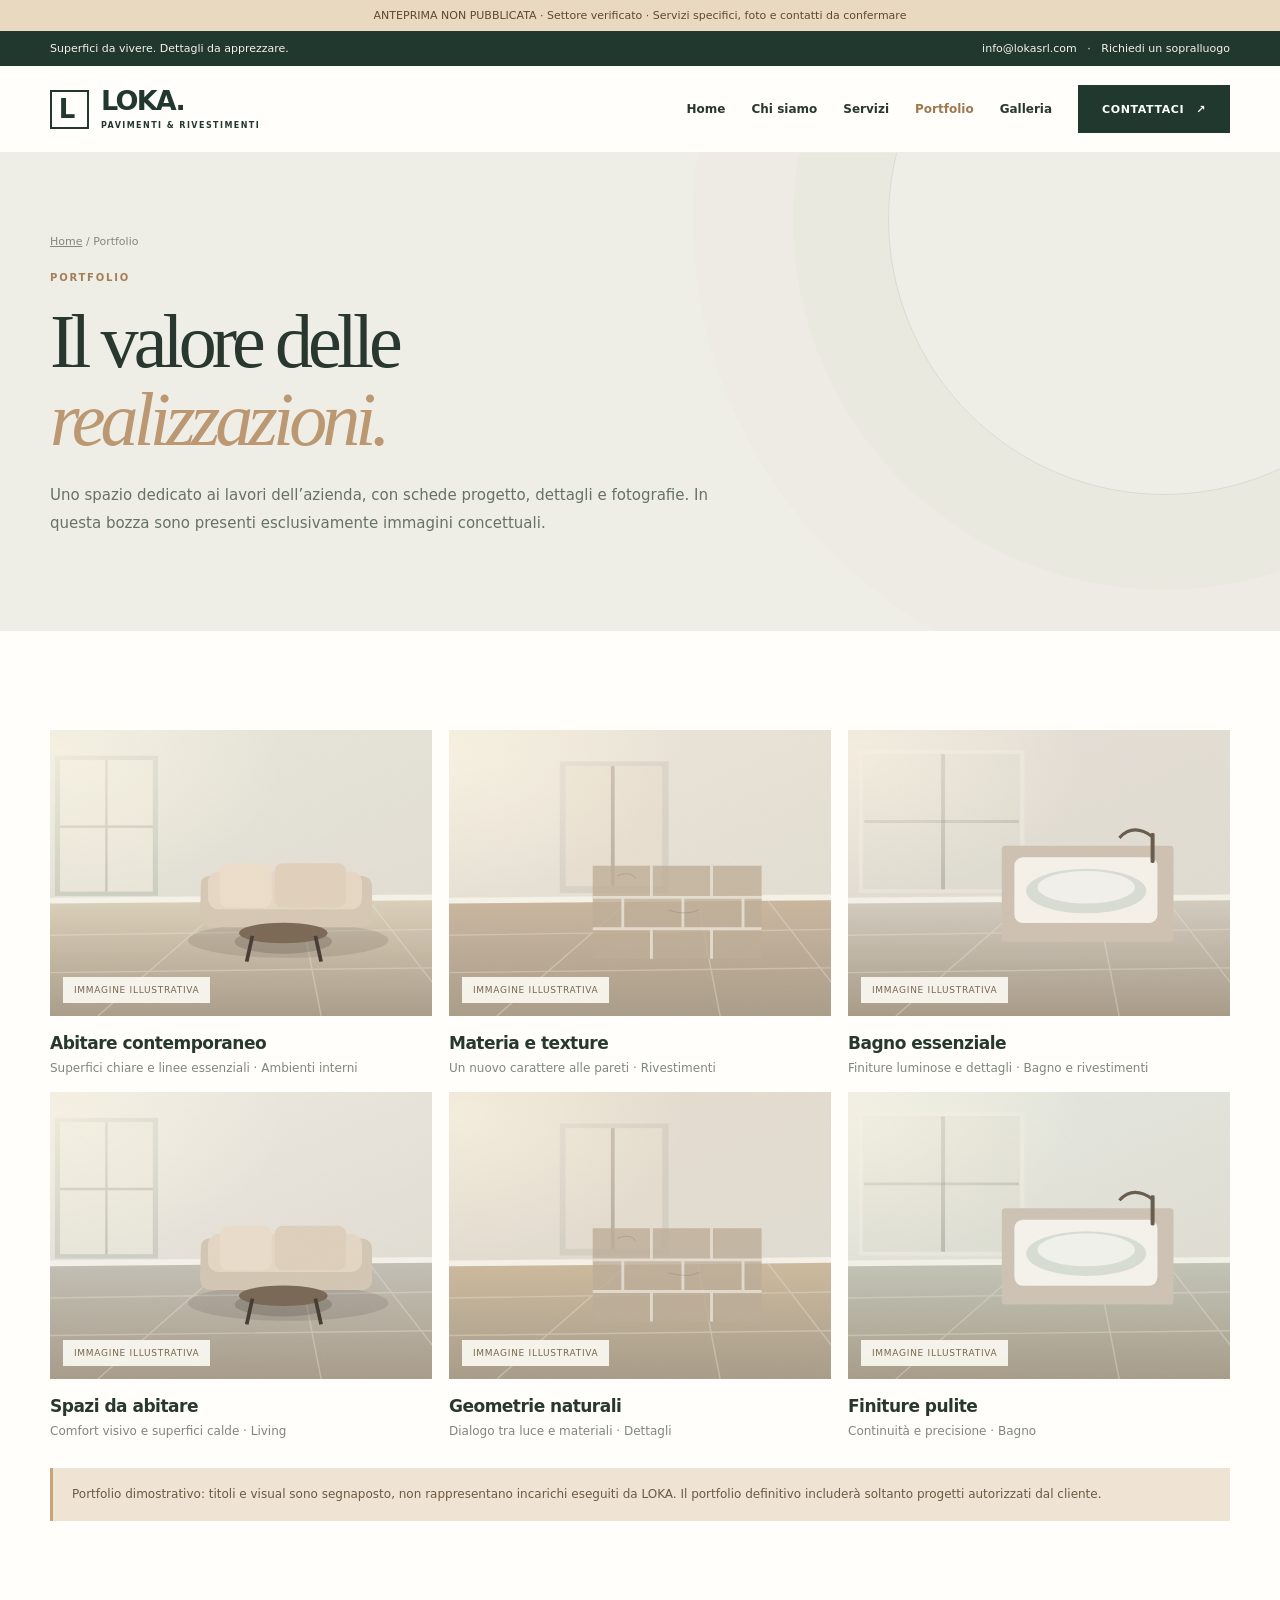
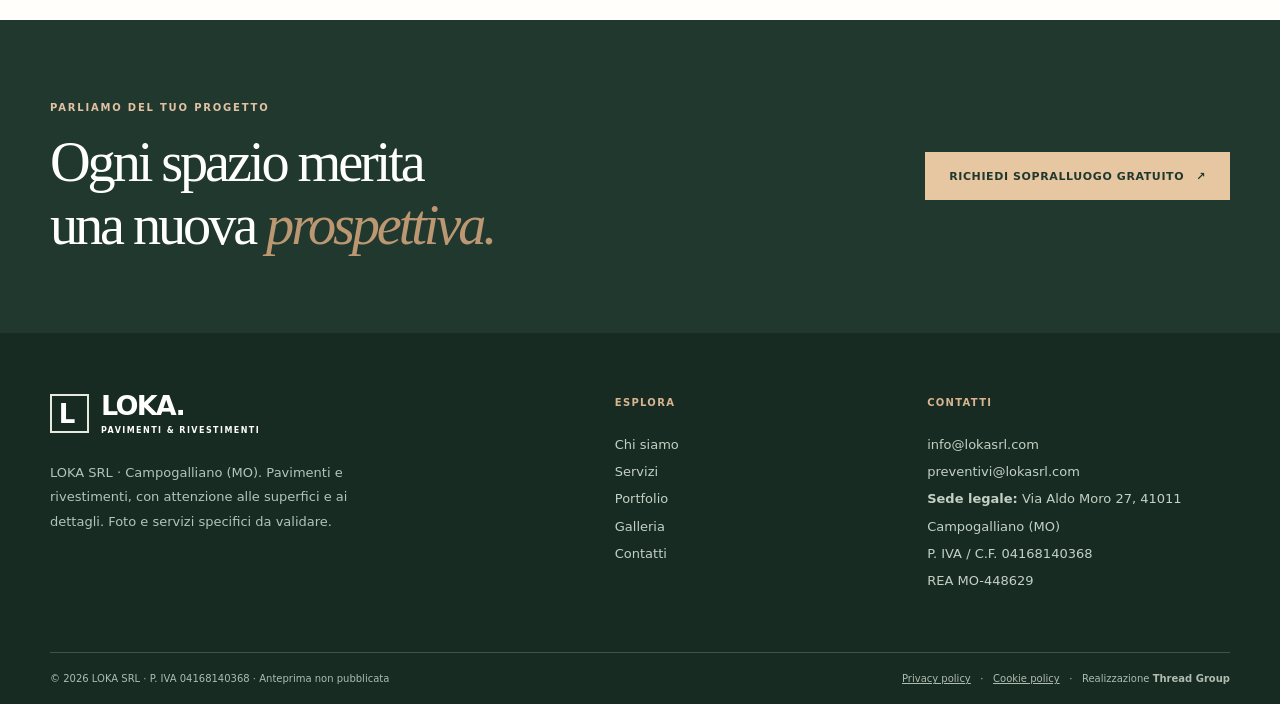
<file: portfolio.html>
<!doctype html><html lang="it"><head><meta charset="utf-8"><meta name="viewport" content="width=device-width, initial-scale=1"><meta name="theme-color" content="#21382f"><meta name="robots" content="noindex,nofollow"><title>Portfolio | LOKA SRL</title><meta name="description" content="Portfolio dimostrativo LOKA SRL. La versione finale conterrà realizzazioni e foto ufficiali."><meta property="og:type" content="website"><meta property="og:title" content="Portfolio | LOKA SRL"><meta property="og:description" content="Portfolio dimostrativo LOKA SRL. La versione finale conterrà realizzazioni e foto ufficiali."><meta property="og:image" content="https://lokasrl.com/assets/img/og-cover.svg"><link rel="icon" type="image/svg+xml" href="assets/img/favicon.svg"><link rel="canonical" href="https://lokasrl.com/portfolio.html"><link rel="stylesheet" href="assets/css/style.css"></head><body><a class="skip" href="#main">Vai al contenuto</a><div class="demo">ANTEPRIMA NON PUBBLICATA · Settore verificato · Servizi specifici, foto e contatti da confermare</div>
 <div class="top"><div class="container"><span>Superfici da vivere. Dettagli da apprezzare.</span><span><a href="mailto:info@lokasrl.com">info@lokasrl.com</a> &nbsp; · &nbsp; <a href="contatti.html">Richiedi un sopralluogo</a></span></div></div>
 <header class="header"><div class="container head-inner"><a href="index.html" class="brand" aria-label="LOKA SRL, homepage"><span class="mark" aria-hidden="true">L</span><span><strong>LOKA.</strong><small>PAVIMENTI &amp; RIVESTIMENTI</small></span></a><button class="menu" type="button" aria-label="Apri menu" aria-expanded="false" aria-controls="primary-nav">☰</button><nav class="nav" id="primary-nav" aria-label="Navigazione principale"><a href="index.html">Home</a><a href="chi-siamo.html">Chi siamo</a><a href="servizi.html">Servizi</a><a href="portfolio.html" aria-current="page">Portfolio</a><a href="galleria.html">Galleria</a><a href="contatti.html" class="nav-cta" >Contattaci <span aria-hidden="true">↗</span></a></nav></div></header><main id="main"><section class="page-hero"><div class="container"><div class="crumb"><a href="index.html">Home</a> / Portfolio</div><span class="eyebrow">Portfolio</span><h1 class="display">Il valore delle<br><em>realizzazioni.</em></h1><p class="lead">Uno spazio dedicato ai lavori dell’azienda, con schede progetto, dettagli e fotografie. In questa bozza sono presenti esclusivamente immagini concettuali.</p></div></section><section class="section white"><div class="container"><div class="projects"><article class="project"><a href="galleria.html" aria-label="Apri galleria, Abitare contemporaneo"><div class="project-media"><img src="assets/img/scene-01.svg" alt="Abitare contemporaneo" loading="lazy" width="1600" height="1000"><span class="tag">Immagine illustrativa</span></div><h3>Abitare contemporaneo</h3><p>Superfici chiare e linee essenziali · Ambienti interni</p></a></article><article class="project"><a href="galleria.html" aria-label="Apri galleria, Materia e texture"><div class="project-media"><img src="assets/img/scene-02.svg" alt="Materia e texture" loading="lazy" width="1600" height="1000"><span class="tag">Immagine illustrativa</span></div><h3>Materia e texture</h3><p>Un nuovo carattere alle pareti · Rivestimenti</p></a></article><article class="project"><a href="galleria.html" aria-label="Apri galleria, Bagno essenziale"><div class="project-media"><img src="assets/img/scene-03.svg" alt="Bagno essenziale" loading="lazy" width="1600" height="1000"><span class="tag">Immagine illustrativa</span></div><h3>Bagno essenziale</h3><p>Finiture luminose e dettagli · Bagno e rivestimenti</p></a></article><article class="project"><a href="galleria.html" aria-label="Apri galleria, Spazi da abitare"><div class="project-media"><img src="assets/img/scene-04.svg" alt="Spazi da abitare" loading="lazy" width="1600" height="1000"><span class="tag">Immagine illustrativa</span></div><h3>Spazi da abitare</h3><p>Comfort visivo e superfici calde · Living</p></a></article><article class="project"><a href="galleria.html" aria-label="Apri galleria, Geometrie naturali"><div class="project-media"><img src="assets/img/scene-05.svg" alt="Geometrie naturali" loading="lazy" width="1600" height="1000"><span class="tag">Immagine illustrativa</span></div><h3>Geometrie naturali</h3><p>Dialogo tra luce e materiali · Dettagli</p></a></article><article class="project"><a href="galleria.html" aria-label="Apri galleria, Finiture pulite"><div class="project-media"><img src="assets/img/scene-06.svg" alt="Finiture pulite" loading="lazy" width="1600" height="1000"><span class="tag">Immagine illustrativa</span></div><h3>Finiture pulite</h3><p>Continuità e precisione · Bagno</p></a></article></div><p class="notice">Portfolio dimostrativo: titoli e visual sono segnaposto, non rappresentano incarichi eseguiti da LOKA. Il portfolio definitivo includerà soltanto progetti autorizzati dal cliente.</p></div></section><section class="cta"><div class="container"><div><span class="eyebrow light">Parliamo del tuo progetto</span><h2 class="h2">Ogni spazio merita<br>una nuova <em>prospettiva.</em></h2></div><a href="contatti.html" class="button light">Richiedi sopralluogo gratuito <span>↗</span></a></div></section></main><footer class="footer"><div class="container"><div class="footer-grid"><div><a href="index.html" class="brand" aria-label="LOKA SRL, homepage"><span class="mark" aria-hidden="true">L</span><span><strong>LOKA.</strong><small>PAVIMENTI &amp; RIVESTIMENTI</small></span></a><p class="footer-blurb">LOKA SRL · Campogalliano (MO). Pavimenti e rivestimenti, con attenzione alle superfici e ai dettagli. Foto e servizi specifici da validare.</p></div><div class="footer-col"><h4>Esplora</h4><a href="chi-siamo.html">Chi siamo</a><a href="servizi.html">Servizi</a><a href="portfolio.html">Portfolio</a><a href="galleria.html">Galleria</a><a href="contatti.html">Contatti</a></div><div class="footer-col"><h4>Contatti</h4><a href="mailto:info@lokasrl.com">info@lokasrl.com</a><a href="mailto:preventivi@lokasrl.com">preventivi@lokasrl.com</a><p><strong>Sede legale:</strong> Via Aldo Moro 27, 41011 Campogalliano (MO)</p><p>P. IVA / C.F. 04168140368<br>REA MO-448629</p></div></div><div class="footer-bottom"><span>© 2026 LOKA SRL · P. IVA 04168140368 · Anteprima non pubblicata</span><span><a href="privacy-policy.html">Privacy policy</a> &nbsp; · &nbsp; <a href="cookie-policy.html">Cookie policy</a> &nbsp; · &nbsp; Realizzazione <strong>Thread Group</strong></span></div></div></footer><script src="assets/js/main.js" defer></script></body></html>
</file>
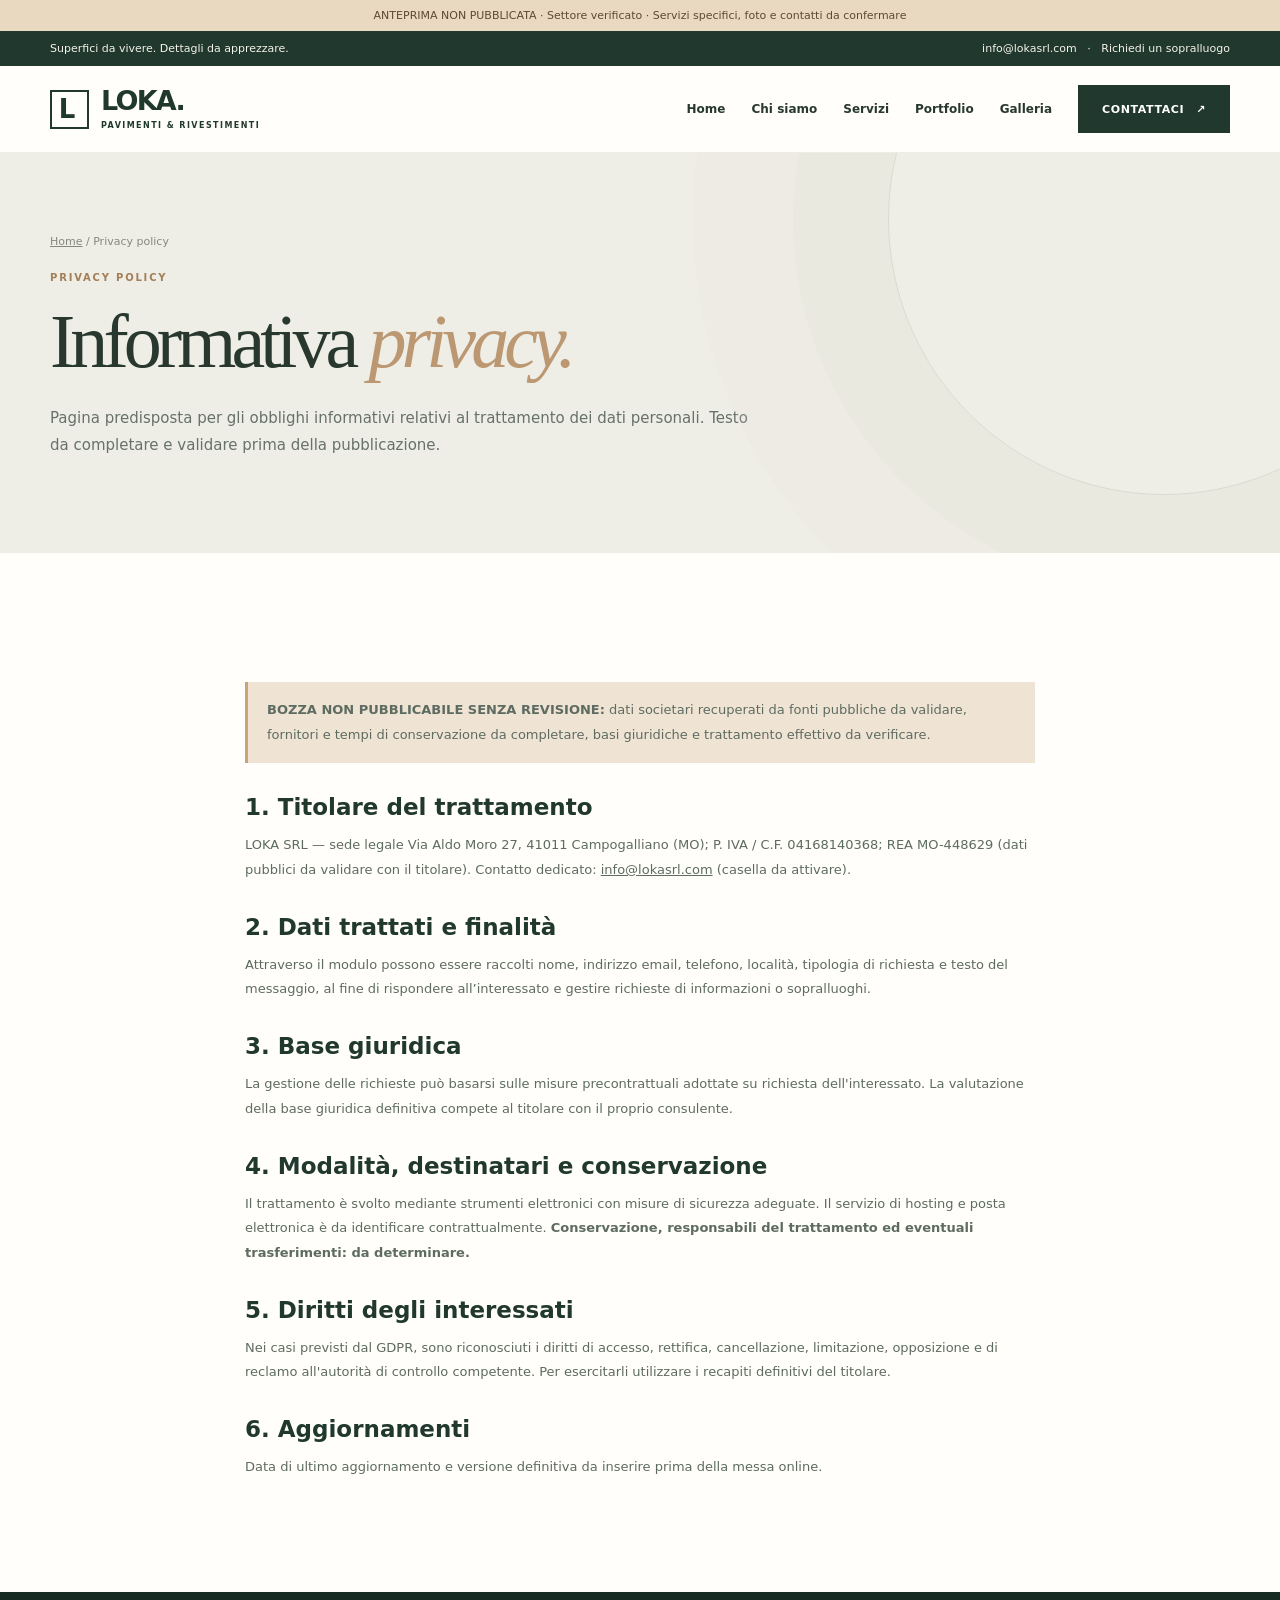
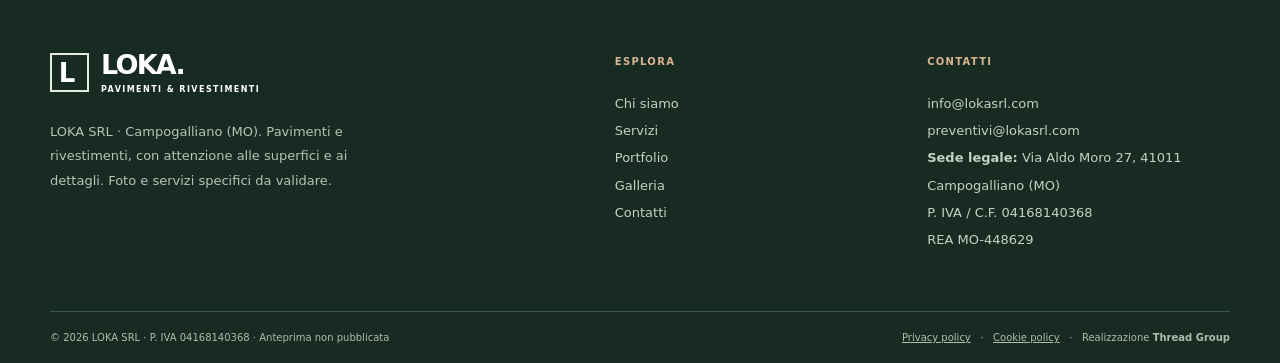
<file: privacy-policy.html>
<!doctype html><html lang="it"><head><meta charset="utf-8"><meta name="viewport" content="width=device-width, initial-scale=1"><meta name="theme-color" content="#21382f"><meta name="robots" content="noindex,nofollow"><title>Privacy policy | LOKA SRL</title><meta name="description" content="Informativa privacy in lavorazione per LOKA SRL."><meta property="og:type" content="website"><meta property="og:title" content="Privacy policy | LOKA SRL"><meta property="og:description" content="Informativa privacy in lavorazione per LOKA SRL."><meta property="og:image" content="https://lokasrl.com/assets/img/og-cover.svg"><link rel="icon" type="image/svg+xml" href="assets/img/favicon.svg"><link rel="canonical" href="https://lokasrl.com/privacy-policy.html"><link rel="stylesheet" href="assets/css/style.css"></head><body><a class="skip" href="#main">Vai al contenuto</a><div class="demo">ANTEPRIMA NON PUBBLICATA · Settore verificato · Servizi specifici, foto e contatti da confermare</div>
 <div class="top"><div class="container"><span>Superfici da vivere. Dettagli da apprezzare.</span><span><a href="mailto:info@lokasrl.com">info@lokasrl.com</a> &nbsp; · &nbsp; <a href="contatti.html">Richiedi un sopralluogo</a></span></div></div>
 <header class="header"><div class="container head-inner"><a href="index.html" class="brand" aria-label="LOKA SRL, homepage"><span class="mark" aria-hidden="true">L</span><span><strong>LOKA.</strong><small>PAVIMENTI &amp; RIVESTIMENTI</small></span></a><button class="menu" type="button" aria-label="Apri menu" aria-expanded="false" aria-controls="primary-nav">☰</button><nav class="nav" id="primary-nav" aria-label="Navigazione principale"><a href="index.html">Home</a><a href="chi-siamo.html">Chi siamo</a><a href="servizi.html">Servizi</a><a href="portfolio.html">Portfolio</a><a href="galleria.html">Galleria</a><a href="contatti.html" class="nav-cta" >Contattaci <span aria-hidden="true">↗</span></a></nav></div></header><main id="main"><section class="page-hero"><div class="container"><div class="crumb"><a href="index.html">Home</a> / Privacy policy</div><span class="eyebrow">Privacy policy</span><h1 class="display">Informativa <em>privacy.</em></h1><p class="lead">Pagina predisposta per gli obblighi informativi relativi al trattamento dei dati personali. Testo da completare e validare prima della pubblicazione.</p></div></section><section class="section white"><div class="container legal"><p class="notice"><strong>BOZZA NON PUBBLICABILE SENZA REVISIONE:</strong> dati societari recuperati da fonti pubbliche da validare, fornitori e tempi di conservazione da completare, basi giuridiche e trattamento effettivo da verificare.</p><h2>1. Titolare del trattamento</h2><p>LOKA SRL — sede legale Via Aldo Moro 27, 41011 Campogalliano (MO); P. IVA / C.F. 04168140368; REA MO-448629 (dati pubblici da validare con il titolare). Contatto dedicato: <a href="mailto:info@lokasrl.com">info@lokasrl.com</a> (casella da attivare).</p><h2>2. Dati trattati e finalità</h2><p>Attraverso il modulo possono essere raccolti nome, indirizzo email, telefono, località, tipologia di richiesta e testo del messaggio, al fine di rispondere all’interessato e gestire richieste di informazioni o sopralluoghi.</p><h2>3. Base giuridica</h2><p>La gestione delle richieste può basarsi sulle misure precontrattuali adottate su richiesta dell'interessato. La valutazione della base giuridica definitiva compete al titolare con il proprio consulente.</p><h2>4. Modalità, destinatari e conservazione</h2><p>Il trattamento è svolto mediante strumenti elettronici con misure di sicurezza adeguate. Il servizio di hosting e posta elettronica è da identificare contrattualmente. <strong>Conservazione, responsabili del trattamento ed eventuali trasferimenti: da determinare.</strong></p><h2>5. Diritti degli interessati</h2><p>Nei casi previsti dal GDPR, sono riconosciuti i diritti di accesso, rettifica, cancellazione, limitazione, opposizione e di reclamo all'autorità di controllo competente. Per esercitarli utilizzare i recapiti definitivi del titolare.</p><h2>6. Aggiornamenti</h2><p>Data di ultimo aggiornamento e versione definitiva da inserire prima della messa online.</p></div></section></main><footer class="footer"><div class="container"><div class="footer-grid"><div><a href="index.html" class="brand" aria-label="LOKA SRL, homepage"><span class="mark" aria-hidden="true">L</span><span><strong>LOKA.</strong><small>PAVIMENTI &amp; RIVESTIMENTI</small></span></a><p class="footer-blurb">LOKA SRL · Campogalliano (MO). Pavimenti e rivestimenti, con attenzione alle superfici e ai dettagli. Foto e servizi specifici da validare.</p></div><div class="footer-col"><h4>Esplora</h4><a href="chi-siamo.html">Chi siamo</a><a href="servizi.html">Servizi</a><a href="portfolio.html">Portfolio</a><a href="galleria.html">Galleria</a><a href="contatti.html">Contatti</a></div><div class="footer-col"><h4>Contatti</h4><a href="mailto:info@lokasrl.com">info@lokasrl.com</a><a href="mailto:preventivi@lokasrl.com">preventivi@lokasrl.com</a><p><strong>Sede legale:</strong> Via Aldo Moro 27, 41011 Campogalliano (MO)</p><p>P. IVA / C.F. 04168140368<br>REA MO-448629</p></div></div><div class="footer-bottom"><span>© 2026 LOKA SRL · P. IVA 04168140368 · Anteprima non pubblicata</span><span><a href="privacy-policy.html">Privacy policy</a> &nbsp; · &nbsp; <a href="cookie-policy.html">Cookie policy</a> &nbsp; · &nbsp; Realizzazione <strong>Thread Group</strong></span></div></div></footer><script src="assets/js/main.js" defer></script></body></html>
</file>
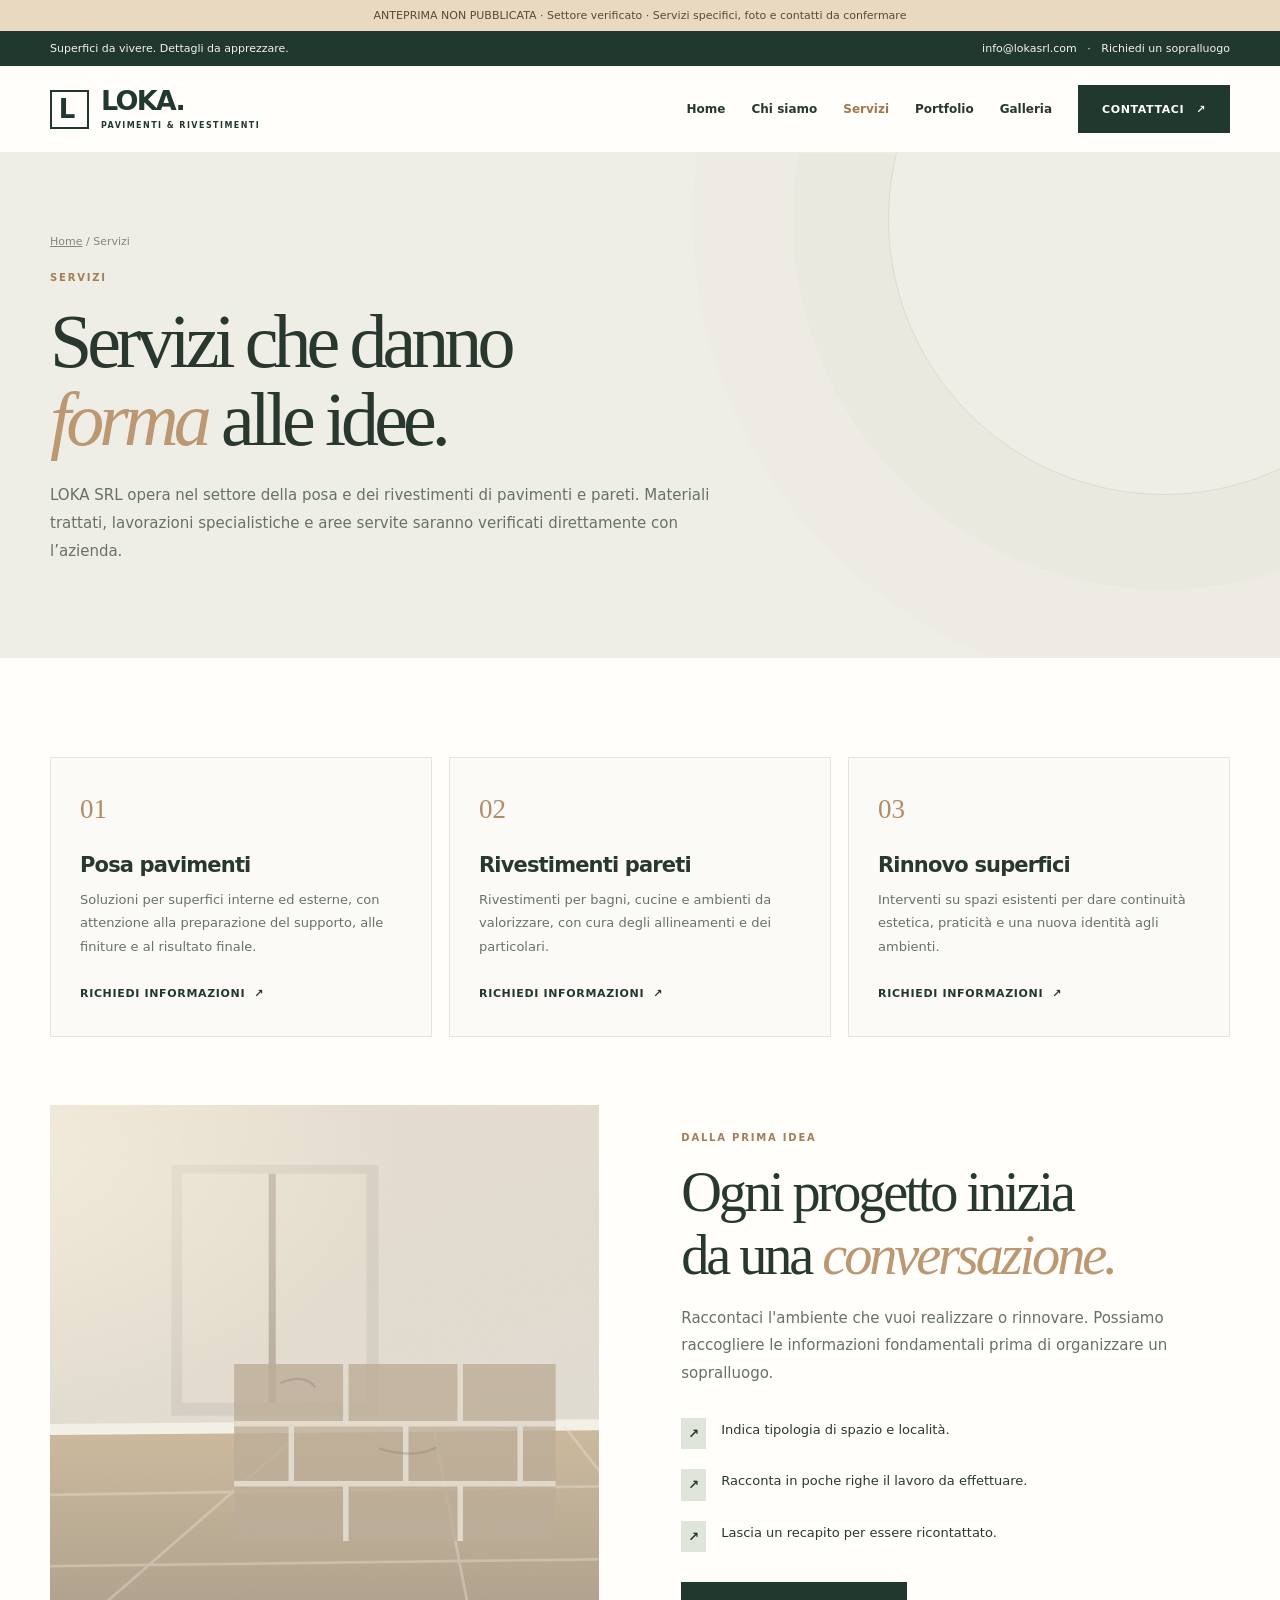
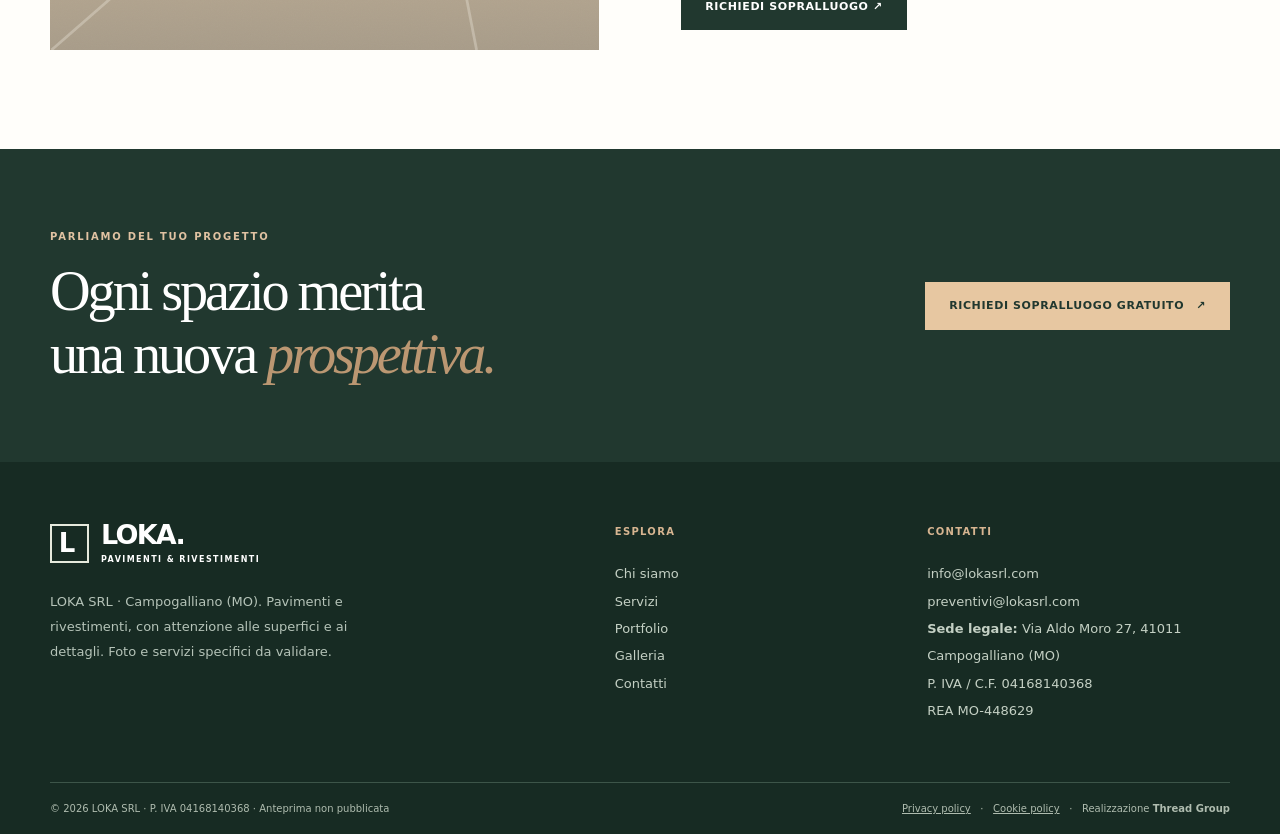
<file: servizi.html>
<!doctype html><html lang="it"><head><meta charset="utf-8"><meta name="viewport" content="width=device-width, initial-scale=1"><meta name="theme-color" content="#21382f"><meta name="robots" content="noindex,nofollow"><title>Servizi | LOKA SRL</title><meta name="description" content="LOKA SRL a Campogalliano (MO): rivestimento di pavimenti e pareti, informazioni e richieste sopralluogo."><meta property="og:type" content="website"><meta property="og:title" content="Servizi | LOKA SRL"><meta property="og:description" content="LOKA SRL a Campogalliano (MO): rivestimento di pavimenti e pareti, informazioni e richieste sopralluogo."><meta property="og:image" content="https://lokasrl.com/assets/img/og-cover.svg"><link rel="icon" type="image/svg+xml" href="assets/img/favicon.svg"><link rel="canonical" href="https://lokasrl.com/servizi.html"><link rel="stylesheet" href="assets/css/style.css"></head><body><a class="skip" href="#main">Vai al contenuto</a><div class="demo">ANTEPRIMA NON PUBBLICATA · Settore verificato · Servizi specifici, foto e contatti da confermare</div>
 <div class="top"><div class="container"><span>Superfici da vivere. Dettagli da apprezzare.</span><span><a href="mailto:info@lokasrl.com">info@lokasrl.com</a> &nbsp; · &nbsp; <a href="contatti.html">Richiedi un sopralluogo</a></span></div></div>
 <header class="header"><div class="container head-inner"><a href="index.html" class="brand" aria-label="LOKA SRL, homepage"><span class="mark" aria-hidden="true">L</span><span><strong>LOKA.</strong><small>PAVIMENTI &amp; RIVESTIMENTI</small></span></a><button class="menu" type="button" aria-label="Apri menu" aria-expanded="false" aria-controls="primary-nav">☰</button><nav class="nav" id="primary-nav" aria-label="Navigazione principale"><a href="index.html">Home</a><a href="chi-siamo.html">Chi siamo</a><a href="servizi.html" aria-current="page">Servizi</a><a href="portfolio.html">Portfolio</a><a href="galleria.html">Galleria</a><a href="contatti.html" class="nav-cta" >Contattaci <span aria-hidden="true">↗</span></a></nav></div></header><main id="main"><section class="page-hero"><div class="container"><div class="crumb"><a href="index.html">Home</a> / Servizi</div><span class="eyebrow">Servizi</span><h1 class="display">Servizi che danno<br><em>forma</em> alle idee.</h1><p class="lead">LOKA SRL opera nel settore della posa e dei rivestimenti di pavimenti e pareti. Materiali trattati, lavorazioni specialistiche e aree servite saranno verificati direttamente con l’azienda.</p></div></section><section class="section white"><div class="container"><div class="services"><article class="service"><span class="service-num">01</span><h3>Posa pavimenti</h3><p>Soluzioni per superfici interne ed esterne, con attenzione alla preparazione del supporto, alle finiture e al risultato finale.</p><a href="contatti.html">Richiedi informazioni &nbsp;↗</a></article><article class="service"><span class="service-num">02</span><h3>Rivestimenti pareti</h3><p>Rivestimenti per bagni, cucine e ambienti da valorizzare, con cura degli allineamenti e dei particolari.</p><a href="contatti.html">Richiedi informazioni &nbsp;↗</a></article><article class="service"><span class="service-num">03</span><h3>Rinnovo superfici</h3><p>Interventi su spazi esistenti per dare continuità estetica, praticità e una nuova identità agli ambienti.</p><a href="contatti.html">Richiedi informazioni &nbsp;↗</a></article></div><div style="height:68px"></div><div class="split"><div class="split-image"><img src="assets/img/scene-05.svg" alt="Concept geometrico di superfici rivestite" loading="lazy" width="1600" height="1000"></div><div><span class="eyebrow">Dalla prima idea</span><h2 class="h2">Ogni progetto inizia<br>da una <em>conversazione.</em></h2><p class="lead">Raccontaci l'ambiente che vuoi realizzare o rinnovare. Possiamo raccogliere le informazioni fondamentali prima di organizzare un sopralluogo.</p><ul class="tick"><li>Indica tipologia di spazio e località.</li><li>Racconta in poche righe il lavoro da effettuare.</li><li>Lascia un recapito per essere ricontattato.</li></ul><a href="contatti.html" class="button">Richiedi sopralluogo ↗</a></div></div></div></section><section class="cta"><div class="container"><div><span class="eyebrow light">Parliamo del tuo progetto</span><h2 class="h2">Ogni spazio merita<br>una nuova <em>prospettiva.</em></h2></div><a href="contatti.html" class="button light">Richiedi sopralluogo gratuito <span>↗</span></a></div></section></main><footer class="footer"><div class="container"><div class="footer-grid"><div><a href="index.html" class="brand" aria-label="LOKA SRL, homepage"><span class="mark" aria-hidden="true">L</span><span><strong>LOKA.</strong><small>PAVIMENTI &amp; RIVESTIMENTI</small></span></a><p class="footer-blurb">LOKA SRL · Campogalliano (MO). Pavimenti e rivestimenti, con attenzione alle superfici e ai dettagli. Foto e servizi specifici da validare.</p></div><div class="footer-col"><h4>Esplora</h4><a href="chi-siamo.html">Chi siamo</a><a href="servizi.html">Servizi</a><a href="portfolio.html">Portfolio</a><a href="galleria.html">Galleria</a><a href="contatti.html">Contatti</a></div><div class="footer-col"><h4>Contatti</h4><a href="mailto:info@lokasrl.com">info@lokasrl.com</a><a href="mailto:preventivi@lokasrl.com">preventivi@lokasrl.com</a><p><strong>Sede legale:</strong> Via Aldo Moro 27, 41011 Campogalliano (MO)</p><p>P. IVA / C.F. 04168140368<br>REA MO-448629</p></div></div><div class="footer-bottom"><span>© 2026 LOKA SRL · P. IVA 04168140368 · Anteprima non pubblicata</span><span><a href="privacy-policy.html">Privacy policy</a> &nbsp; · &nbsp; <a href="cookie-policy.html">Cookie policy</a> &nbsp; · &nbsp; Realizzazione <strong>Thread Group</strong></span></div></div></footer><script src="assets/js/main.js" defer></script></body></html>
</file>
<file: assets/css/style.css>
:root{--pine:#21382f;--pine2:#345145;--sand:#bb9772;--cream:#f6f4ee;--white:#fffefa;--muted:#667169;--line:#dddfd6;--ink:#28382f;--serif:Georgia,'Times New Roman',serif;--sans:Inter,system-ui,Arial,sans-serif}
*{box-sizing:border-box}html{scroll-behavior:smooth}body{margin:0;font-family:var(--sans);color:var(--ink);background:var(--cream);-webkit-font-smoothing:antialiased}img{display:block;width:100%;object-fit:cover}a{color:inherit;text-decoration:none}button,input,select,textarea{font:inherit}button{cursor:pointer}.container{width:min(calc(100% - 64px),1180px);margin:auto}.skip{position:absolute;left:-999px}.skip:focus{left:10px;z-index:100;background:white;padding:12px}.demo{font-size:11px;text-align:center;padding:9px 12px;background:#ead9c1;color:#5c4931}.top{background:var(--pine);color:#f5f3e9;font-size:11px}.top .container{display:flex;justify-content:space-between;gap:16px;padding:11px 0}.header{background:var(--white);position:relative;z-index:30;border-bottom:1px solid #edede6}.head-inner{display:flex;align-items:center;justify-content:space-between;min-height:86px;gap:22px}.brand{display:inline-flex;align-items:center;gap:12px;color:var(--pine)}.mark{height:39px;width:39px;display:grid;place-items:center;font-weight:800;font-size:26px;border:2px solid var(--pine);padding-right:5px;line-height:1}.brand strong{display:block;font-size:27px;letter-spacing:-.065em;line-height:.96}.brand small{display:block;font-size:8px;letter-spacing:.18em;margin-top:7px;font-weight:800}.nav{display:flex;align-items:center;gap:26px}.nav a{font-size:12px;font-weight:650}.nav a:hover,.nav a[aria-current=page]{color:#a0784e}.button,.nav-cta{border:1px solid var(--pine);background:var(--pine);color:#fff!important;min-height:48px;padding:16px 23px;display:inline-flex;justify-content:center;align-items:center;gap:12px;font-size:11px!important;font-weight:800!important;letter-spacing:.055em;text-transform:uppercase;transition:all .2s}.button:hover,.nav-cta:hover{background:var(--pine2);transform:translateY(-2px)}.menu{display:none;background:none;border:0;color:var(--pine);font-size:27px}.eyebrow{font-size:10px;text-transform:uppercase;letter-spacing:.18em;color:#a37e57;font-weight:800}.eyebrow.light{color:#e0c2a2}.display{font-family:var(--serif);font-size:clamp(50px,6.7vw,98px);font-weight:400;line-height:1.02;letter-spacing:-.065em;margin:18px 0 24px}.display em,.h2 em{color:var(--sand);font-weight:400}.h2{font:400 clamp(34px,4.4vw,59px)/1.12 var(--serif);letter-spacing:-.055em;margin:16px 0 18px}.lead{font-size:15px;line-height:1.85;color:var(--muted);max-width:540px}.hero{display:grid;grid-template-columns:49% 51%;background:var(--white);min-height:650px}.hero-copy{padding:90px 38px 65px max(32px,calc((100vw - 1180px)/2));align-self:center}.hero-copy .lead{margin-bottom:32px}.hero-media{min-height:640px;position:relative;overflow:hidden;background:#d5cdbd}.hero-media img{height:100%}.image-label{position:absolute;bottom:24px;left:24px;background:rgba(29,52,43,.92);border-left:3px solid #dab58e;color:#fff;font-size:10px;text-transform:uppercase;letter-spacing:.075em;padding:17px 20px}.actions{display:flex;align-items:center;gap:24px;flex-wrap:wrap}.text-link{font-size:11px;font-weight:800;letter-spacing:.07em;text-transform:uppercase;border-bottom:1px solid var(--sand);padding-bottom:7px}.facts{background:#eeeee7}.facts .container{display:grid;grid-template-columns:repeat(3,1fr)}.fact{padding:23px 25px;border-right:1px solid #dadcd1}.fact:first-child{padding-left:0}.fact:last-child{border:0}.fact strong{display:block;font:400 25px var(--serif);color:var(--pine);margin-bottom:5px}.fact span{font-size:10px;text-transform:uppercase;letter-spacing:.075em;color:#667069}.section{padding:99px 0}.white{background:var(--white)}.section-head{display:flex;justify-content:space-between;align-items:end;gap:25px;margin-bottom:39px}.section-head .lead{max-width:420px}.services,.projects{display:grid;grid-template-columns:repeat(3,1fr);gap:17px}.service{border:1px solid #e5e5dc;background:#fbfaf7;padding:36px 29px;min-height:280px;display:flex;flex-direction:column}.service-num{font:400 27px var(--serif);color:#b18c65}.service h3{font-size:21px;letter-spacing:-.04em;margin:28px 0 11px}.service p{font-size:13px;line-height:1.78;color:#687268;flex:1;margin:0}.service a{font-size:11px;text-transform:uppercase;letter-spacing:.06em;font-weight:800;color:var(--pine);margin-top:24px}.split{display:grid;grid-template-columns:1fr 1fr;align-items:center;gap:7%}.split-image{height:545px;overflow:hidden;background:#d6ccba}.split-image img{height:100%}.tick{list-style:none;padding:0;margin:30px 0;display:grid;gap:20px}.tick li{display:flex;gap:15px;align-items:start;font-size:13px;line-height:1.8}.tick li:before{content:'↗';padding:4px 7px;background:#dfe5da;color:var(--pine);font-weight:700}.project-media{aspect-ratio:4/3;position:relative;overflow:hidden;background:#dbd5c6}.project-media img{height:100%;transition:transform .35s}.project:hover img{transform:scale(1.045)}.tag{position:absolute;bottom:13px;left:13px;background:#faf9f1eb;padding:8px 11px;font-size:9px;letter-spacing:.08em;text-transform:uppercase;color:#78684f}.project h3{font-size:17px;font-weight:650;letter-spacing:-.03em;margin:17px 0 8px}.project p{font-size:12px;color:#81877d;margin:0}.notice{font-size:12px;line-height:1.75;color:#6c5943;background:#efe4d3;padding:16px 19px;border-left:3px solid #c9a477;margin:30px 0 0}.cta{background:var(--pine);color:white;padding:76px 0}.cta .container{display:flex;justify-content:space-between;align-items:center;gap:38px}.cta .h2{max-width:720px;margin-bottom:0}.button.light{background:#e7c7a1;border-color:#e7c7a1;color:var(--pine)!important}.button.light:hover{background:#f4d9b6}.page-hero{background:#efeee6;padding:82px 0 78px;position:relative;overflow:hidden}.page-hero:after{content:'';position:absolute;right:-160px;top:-210px;width:550px;height:550px;border:1px solid #dadad1;border-radius:50%;box-shadow:0 0 0 95px #e1dfd43b,0 0 0 195px #e1dfd42e;pointer-events:none}.page-hero .display{font-size:clamp(49px,6vw,76px)}.page-hero .lead{max-width:700px}.crumb{color:#84887d;font-size:11px;margin-bottom:18px}.crumb a{text-decoration:underline}.content{display:grid;grid-template-columns:1fr 1fr;gap:50px}.prose h2{font:400 32px var(--serif);letter-spacing:-.04em;margin:0 0 20px}.prose h3{font-size:18px;margin:30px 0 10px}.prose p,.prose li{font-size:14px;line-height:1.9;color:#5e6b61}.detail{border:1px solid #dddfd2;background:#fffefa;padding:29px}.detail h3{margin:0 0 12px;font-size:17px}.detail p{font-size:13px;color:#6a7369;line-height:1.85}.detail+.detail{margin-top:15px}.gallery{display:grid;grid-template-columns:repeat(3,1fr);gap:16px}.gallery button{position:relative;overflow:hidden;aspect-ratio:4/3;padding:0;border:0;background:#d2cbbe;text-align:left}.gallery button:nth-child(1),.gallery button:nth-child(6){grid-column:span 2;aspect-ratio:2/1}.gallery button img{height:100%;transition:transform .3s}.gallery button:hover img{transform:scale(1.035)}.gallery button span{position:absolute;bottom:0;left:0;right:0;padding:36px 17px 17px;background:linear-gradient(transparent,#152b25ba);color:white;font-size:12px;font-weight:700}.lightbox{position:fixed;z-index:300;inset:0;background:#08150ff2;display:none;align-items:center;justify-content:center;padding:60px}.lightbox[aria-hidden=false]{display:flex}.lightbox img{max-width:calc(100vw - 110px);max-height:82vh;width:auto}.lightbox button{position:absolute;right:25px;top:20px;background:transparent;border:1px solid #d1dbd2;color:white;padding:10px 16px}.lb-caption{position:absolute;bottom:18px;left:22px;font-size:12px;color:white}.contact-layout{display:grid;grid-template-columns:.86fr 1.14fr;gap:8%}.contact-side{background:var(--pine);color:white;padding:44px 37px}.contact-side h2{font:400 37px/1.15 var(--serif);letter-spacing:-.04em;margin:12px 0 20px}.contact-side p{font-size:13px;line-height:1.9;color:#c8d6ca}.contact-meta{border-top:1px solid #ffffff38;margin-top:31px;padding-top:22px}.contact-meta small{display:block;color:#bdcfc2;font-size:10px;text-transform:uppercase;letter-spacing:.12em;margin-bottom:9px}.contact-meta a{font-size:19px;overflow-wrap:anywhere}.form{display:grid;grid-template-columns:1fr 1fr;gap:17px}.field{display:flex;flex-direction:column;gap:8px}.field.full,.form .full{grid-column:1/-1}.field label{font-size:11px;text-transform:uppercase;letter-spacing:.055em;font-weight:800}.field input,.field select,.field textarea{background:white;border:1px solid #d6dcd3;color:#253a30;min-height:50px;padding:14px;outline-offset:3px;border-radius:0;width:100%;font-size:14px}.field textarea{min-height:135px;resize:vertical}.privacy-check{display:flex;gap:9px;font-size:12px;line-height:1.65;color:#626c61}.privacy-check input{accent-color:var(--pine);margin-top:3px}.privacy-check a{text-decoration:underline}.honeypot{position:absolute;left:-9999px}.form-status{display:none;background:#e3eee1;border-left:3px solid #74936c;padding:13px 15px;font-size:13px}.form-status.error{background:#f7e8e3;border-color:#a9635c}.legal{max-width:790px}.legal h2{font-size:23px;color:var(--pine);margin:31px 0 12px}.legal p,.legal li{font-size:13px;line-height:1.9;color:#5e6b61}.legal a{text-decoration:underline}.footer{background:#172b23;color:white;padding:60px 0 20px}.footer-grid{display:grid;grid-template-columns:2fr 1fr 1.2fr;gap:60px}.footer .brand{color:#fff}.footer .mark{border-color:#e6eadd}.footer-blurb{font-size:13px;color:#b5c3b8;line-height:1.9;max-width:330px;margin-top:26px}.footer-col h4{text-transform:uppercase;letter-spacing:.13em;font-size:10px;color:#d7b591;margin:4px 0 23px}.footer-col a,.footer-col p{display:block;color:#c4d0c4;font-size:13px;line-height:2.1;margin:0}.footer-bottom{display:flex;justify-content:space-between;gap:20px;align-items:center;border-top:1px solid #3d5549;padding-top:20px;margin-top:58px;font-size:10px;color:#afbcaf}.footer-bottom a{text-decoration:underline}
@media(max-width:1060px){.nav{gap:15px}.nav a{font-size:11px}.hero-copy{padding-right:22px}.footer-grid{gap:25px}}
@media(max-width:820px){.container{width:calc(100% - 36px)}.top .container span:last-child{display:none}.head-inner{min-height:73px}.menu{display:block}.nav{display:none;position:absolute;left:0;right:0;top:100%;background:var(--white);box-shadow:0 16px 22px #0002;flex-direction:column;align-items:stretch;gap:0;padding:15px 24px 25px}.nav.open{display:flex}.nav a{font-size:13px;padding:12px 0}.nav .nav-cta{margin-top:10px}.hero{grid-template-columns:1fr}.hero-copy{padding:64px 24px 52px}.hero-media{min-height:410px;max-height:520px}.display{font-size:clamp(55px,12vw,88px)}.facts .container{grid-template-columns:1fr}.fact,.fact:first-child{padding:17px 0;border-right:0;border-bottom:1px solid #d9dbd1}.fact:last-child{border-bottom:0}.section{padding:70px 0}.services,.projects{grid-template-columns:repeat(2,1fr)}.split,.content,.contact-layout{grid-template-columns:1fr;gap:36px}.split-image{height:420px}.cta .container{align-items:start;flex-direction:column}.footer-grid{grid-template-columns:1fr 1fr}.footer-grid>div:first-child{grid-column:1/-1}}
@media(max-width:540px){.hero-media{min-height:300px}.image-label{left:12px;bottom:12px;font-size:9px;padding:12px}.section-head{display:block}.services,.projects,.gallery{grid-template-columns:1fr}.gallery button:nth-child(1),.gallery button:nth-child(6){grid-column:auto;aspect-ratio:4/3}.service{min-height:auto}.page-hero{padding:62px 0}.form{grid-template-columns:1fr}.field.full,.form .full{grid-column:1}.contact-side{padding:31px 27px}.footer-grid{grid-template-columns:1fr;gap:28px}.footer-grid>div:first-child{grid-column:1}.footer-bottom{align-items:start;flex-direction:column}.lightbox{padding:16px}.lightbox img{max-width:calc(100vw - 28px)}.h2{font-size:37px}}
@media(prefers-reduced-motion:reduce){html{scroll-behavior:auto}*,*:before,*:after{transition:none!important}}
</file>
